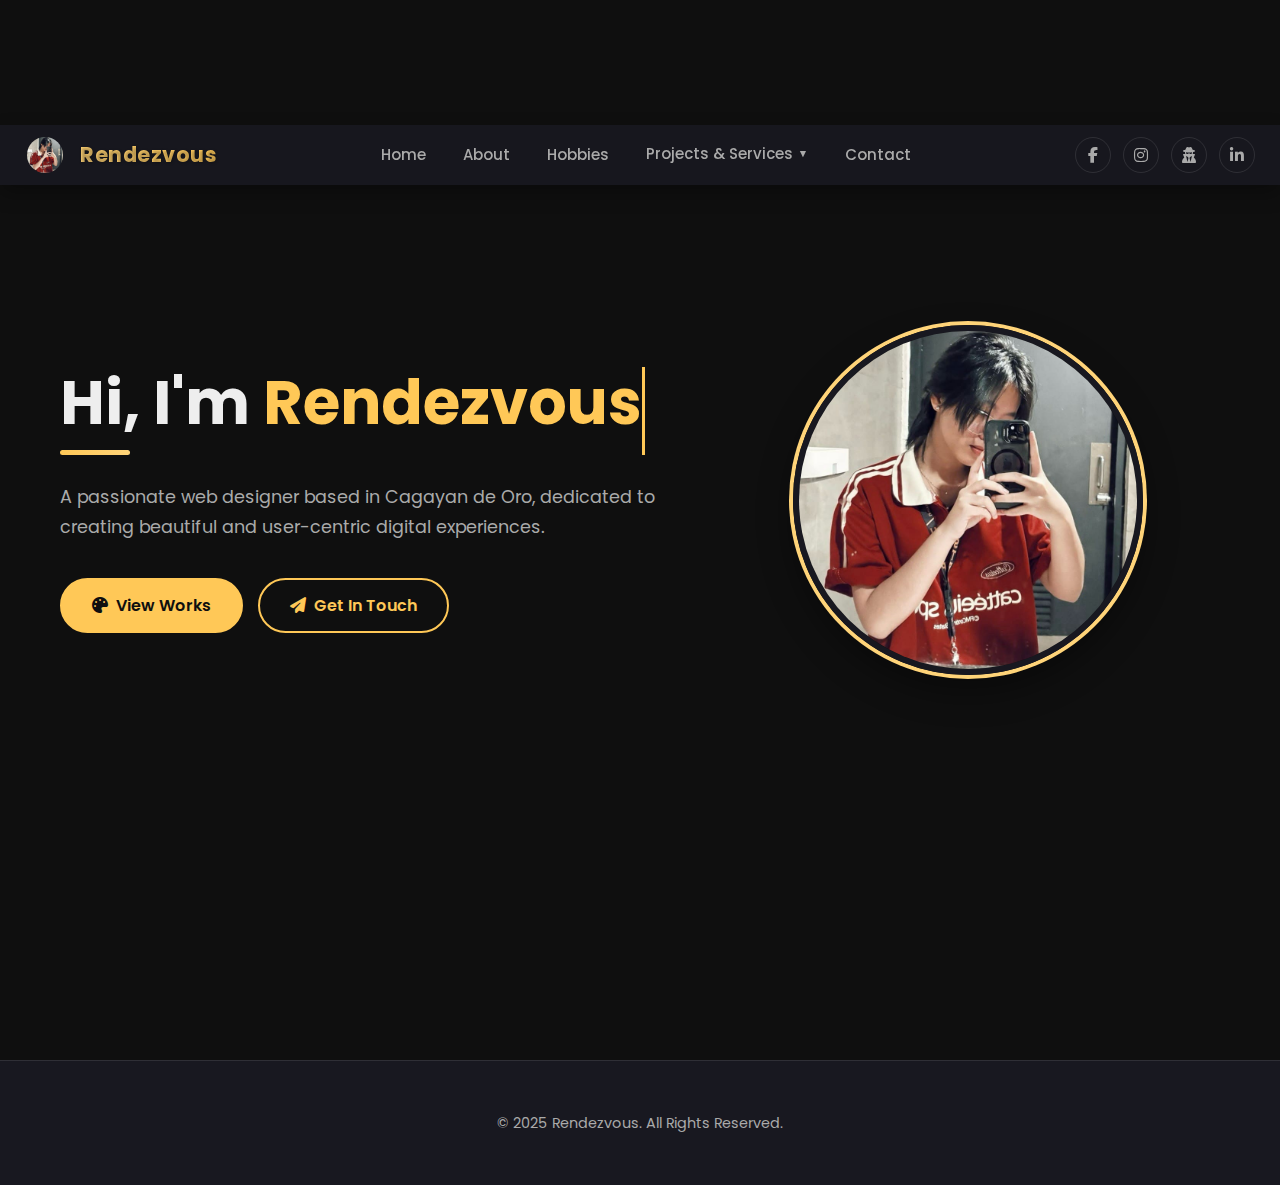
<file: index.html>
<!DOCTYPE html>
<html lang="en">
<head>
  <meta charset="UTF-8">
  <meta name="viewport" content="width=device-width, initial-scale=1.0">
  <title>Rendezvous</title>
  <link rel="icon" href="images/favicon.ico" type="image/x-icon">
  <link rel="stylesheet" href="https://cdnjs.cloudflare.com/ajax/libs/font-awesome/6.4.0/css/all.min.css">
  <link rel="stylesheet" href="styles.css">
</head>
<body>

<!-- Mobile Navigation Sidebar -->
<div id="overlay" class="overlay" onclick="closeSidebar()" title="Close menu" aria-hidden="true"></div>
<aside id="sidebar" class="sidebar" role="navigation" aria-label="Mobile Navigation" aria-hidden="true"> 
  <button class="sidebar-close" onclick="closeSidebar()" aria-label="Close Menu" title="Close Menu">
    <i class="fa-solid fa-xmark"></i>
  </button>
  <div>
    <!-- Profile section in sidebar -->
    <div class="profile">
      <img src="images/ren.jpg" alt="Rendezvous">
      <h2>Rendezvous</h2>
      <p>Creative Web Designer</p>
    </div>

    <!-- Mobile navigation links -->
    <nav class="mobile-nav">
      <a id="home-mobile" href="#home" onclick="showSection('home'); closeSidebar();"><i class="fa-solid fa-house-chimney"></i> Home</a>
      <a id="about-mobile" href="#about" onclick="showSection('about'); closeSidebar();"><i class="fa-solid fa-address-card"></i> About</a>
      <a id="hobbies-mobile" href="#hobbies" onclick="showSection('hobbies'); closeSidebar();"><i class="fa-solid fa-gamepad"></i> Hobbies</a>

      <!-- Dropdown for Projects & Services in mobile menu -->
      <button class="dropdown-btn" id="works-dropdown-mobile" aria-controls="works-container-mobile" aria-expanded="false">
        <i class="fa-solid fa-briefcase"></i> Projects & Services <span class="chevron" aria-hidden="true">▼</span>
      </button>
      <div class="dropdown-container" id="works-container-mobile" role="region" aria-labelledby="works-dropdown-mobile">
        <a id="webdesign-mobile" href="#webdesign" onclick="showSection('webdesign'); closeSidebar();">Web Design</a>
        <a id="service-mobile" href="#service" onclick="showSection('service'); closeSidebar();">UI/UX Design Services</a>
      </div>

      <a id="contact-mobile" href="#contact" onclick="showSection('contact'); closeSidebar();"><i class="fa-solid fa-envelope"></i> Contact</a>
    </nav>
  </div>

  <!-- Social media links at bottom of sidebar -->
  <div class="bottom-icons">
    <a href="https://www.facebook.com/joeremychristie.ong" target="_blank" rel="noopener noreferrer" aria-label="Facebook" title="Facebook"><i class="fab fa-facebook-f"></i></a>
    <a href="https://www.instagram.com/rrendzvou" target="_blank" rel="noopener noreferrer" aria-label="Instagram" title="Instagram"><i class="fab fa-instagram"></i></a>
    <a href="https://tryhackme.com/p/seisshun" target="_blank" rel="noopener noreferrer" aria-label="TryHackMe" title="TryHackMe"><i class="fas fa-user-secret"></i></a>
    <a href="https://ph.linkedin.com/in/joeremyong2003" target="_blank" rel="noopener noreferrer" aria-label="LinkedIn" title="LinkedIn"><i class="fab fa-linkedin-in"></i></a>
  </div>
</aside>

<!-- Desktop Header Navigation -->
<header class="desktop-header" id="header" role="banner">
  <a href="#home" class="logo-container" onclick="showSection('home'); return false;" title="Go to Home" tabindex="0">
    <img src="images/ren.jpg" alt="Rendezvous">
    <h2>Rendezvous</h2>
  </a>

  <nav class="desktop-nav" role="navigation" aria-label="Main Navigation">
    <a id="home-link" href="#home" onclick="showSection('home'); return false;">Home</a>
    <a id="about-link" href="#about" onclick="showSection('about'); return false;">About</a>
    <a id="hobbies-link" href="#hobbies" onclick="showSection('hobbies'); return false;">Hobbies</a>
  
    <div class="desktop-dropdown" id="projects-services-dropdown">
      <button class="dropdown-trigger" onclick="toggleDesktopDropdown('projects-services-dropdown')" aria-controls="projects-services-content" aria-expanded="false">
        Projects & Services <span class="chevron" aria-hidden="true">▼</span>
      </button>
      <div class="desktop-dropdown-content" id="projects-services-content" role="region" aria-labelledby="projects-services-dropdown">
        <a id="webdesign-link" href="#webdesign" onclick="showSection('webdesign'); return false;">Web Design</a>
        <a id="uiux-link" href="#service" onclick="showSection('service'); return false;">UI/UX Design Services</a>
      </div>
    </div>
  
    <a id="contact-link" href="#contact" onclick="showSection('contact'); return false;">Contact</a>
  </nav>  

  <!-- Social media icons in header -->
  <div class="social-icons">
    <a href="https://www.facebook.com/joeremychristie.ong" target="_blank" rel="noopener noreferrer" aria-label="Facebook" title="Facebook"><i class="fab fa-facebook-f"></i></a>
    <a href="https://www.instagram.com/rrendzvou" target="_blank" rel="noopener noreferrer" aria-label="Instagram" title="Instagram"><i class="fab fa-instagram"></i></a>
    <a href="https://tryhackme.com/p/seisshun" target="_blank" rel="noopener noreferrer" aria-label="TryHackMe" title="TryHackMe"><i class="fas fa-user-secret"></i></a>
    <a href="https://ph.linkedin.com/in/joeremyong2003" target="_blank" rel="noopener noreferrer" aria-label="LinkedIn" title="LinkedIn"><i class="fab fa-linkedin-in"></i></a>
  </div>

  <!-- Mobile menu toggle button -->
  <button class="toggle-btn" onclick="openSidebar()" aria-label="Open Menu" title="Open Menu" aria-controls="sidebar" aria-expanded="false">
    <i class="fa-solid fa-bars"></i>
  </button>
</header>

<main class="main" id="main-content" role="main">

  <!-- HOME SECTION -->
  <section id="home" class="section active container" role="region" aria-labelledby="home-heading">
    <div class="hero">
      <div class="hero-content">
        <h1 id="home-heading" class="typewriter">Hi, I'm <span>Rendezvous</span></h1>
        <p>A passionate web designer based in Cagayan de Oro, dedicated to creating beautiful and user-centric digital experiences.</p>
        <div class="hero-btns">
          <a href="#webdesign" onclick="showSection('webdesign'); return false;" class="btn"><i class="fa-solid fa-palette"></i> View Works</a>
          <a href="#contact" onclick="showSection('contact'); return false;" class="btn btn-outline"><i class="fa-solid fa-paper-plane"></i> Get In Touch</a>
        </div>
      </div>
      <div class="hero-image">
        <img src="images/ren.jpg" alt="Rendezvous stylized R logo">
      </div>
    </div>
  </section>

  <!-- ABOUT SECTION -->
  <section id="about" class="section container" role="region" aria-labelledby="about-heading">
    <h1 id="about-heading">About Me</h1>
    <div class="about-container">
      <div class="about-image">
        <img src="images/ren-about.jpg" alt="Placeholder image representing Rendezvous working on a project" loading="lazy">
      </div>
      <div class="about-content">
        <h3>Rendezvous | Joeremy Christie Ong</h3>
        <p>Hello! I am Rendezvous, a creative technologist from Cagayan de Oro, Philippines.</p>
        <p>I'm a passionate web designer, aspiring to be officially a UI/UX Designer. My journey began with a fascination for how websites looked and worked, which quickly evolved into a deeper passion for crafting elegant user interfaces.</p>
        <p>I thrive on transforming complex ideas into intuitive, engaging, and visually appealing web solutions. I believe that the best digital products seamlessly integrate aesthetics and functionality to create memorable user experiences.</p>
        <p>When I'm not immersed in code or design tools, you might find me relaxing in Valorant, exploring the latest tech trends, or learning about cybersecurity.</p>
        <p>Let's collaborate and build something amazing together!</p>
      </div>
    </div>
  </section>

  <!-- HOBBIES SECTION -->
  <section id="hobbies" class="section container" role="region" aria-labelledby="hobbies-heading">
    <h1 id="hobbies-heading">Beyond the Screen</h1>
    <p>Work-life balance is key! Here's a glimpse into what fuels my creativity and keeps me energized outside of projects.</p>

    <div class="hobbies-container">
      <div class="hobby-card">
        <div class="hobby-img">
          <img src="images/val.png" alt="Placeholder image representing Valorant gameplay scene" loading="lazy">
        </div>
        <div class="hobby-content">
          <h3><i class="fa-solid fa-headset"></i> Gaming with Friends</h3>
          <p>I play Valorant with my friends as a way to relax and pass time during breaks. It's a fun way to unwind and catch up with friends while enjoying some friendly competition.</p>
        </div>
      </div>

      <div class="hobby-card">
        <div class="hobby-img">
          <img src="images/uiux.png" alt="Placeholder image representing cybersecurity code or terminal" loading="lazy">
        </div>
        <div class="hobby-content">
          <h3><i class="fa-solid fa-palette"></i> UI/UX Design Learning</h3>
          <p>I'm constantly expanding my knowledge in UI/UX design, studying design principles, user psychology, and keeping up with the latest trends to improve my craft and create better user experiences.</p>
        </div>
      </div>

      <div class="hobby-card">
        <div class="hobby-img">
          <img src="images/tryhackme.png" alt="Placeholder image representing cybersecurity projects" loading="lazy">
        </div>
        <div class="hobby-content">
          <h3><i class="fa-solid fa-shield-halved"></i> Cybersecurity Studies</h3>
          <p>I enjoy reading about cybersecurity topics and practicing on TryHackMe. It's fascinating to learn about security concepts, vulnerabilities, and defensive techniques in an interactive environment.</p>
        </div>
      </div>
    </div>
  </section>

  <!-- WEB DESIGN PORTFOLIO SECTION -->
  <section id="webdesign" class="section container" role="region" aria-labelledby="webdesign-heading">
    <h1 id="webdesign-heading">Web Design Showcase</h1>
    <p>Crafting user-friendly and visually appealing digital experiences. Here are some examples:</p>

    <div class="projects-grid">
      <div class="project-card">
        <div class="project-img">
          <img src="images/arctic.png" alt="Screenshot of Arctic Shakes" loading="lazy">
        </div>
        <div class="project-content">
          <h3>Arctic Shakes</h3>
          <p>A promotional e-commerce website for a cold beverages brand focused on refreshing milkshakes. It combines vibrant visual content, product descriptions, and contact features to create an engaging user experience.</p>
          <div class="project-tags">
            <span class="project-tag">HTML</span>
            <span class="project-tag">PHP</span>
            <span class="project-tag">CSS</span>
            <span class="project-tag">JavaScript</span>
            <span class="project-tag">MySQL</span>
            <span class="project-tag">Bootstrap / AOS / jQuery</span>
          </div>
          <div class="project-links">
            <a href="webdesign1.html"><i class="fas fa-external-link-alt"></i> View Details</a>
            <a href="https://github.com/rrendezvous/HEHE-i-didnt-upload-stuff-sa-github-sir" target="_blank" rel="noopener noreferrer"><i class="fab fa-github"></i> GitHub</a>
          </div>
        </div>
      </div>

      <div class="project-card">
        <div class="project-img">
          <img src="images/wiz.png" alt="Screenshot of Wizards" loading="lazy">
        </div>
        <div class="project-content">
          <h3>Wizards</h3>
          <p>A dedicated website for the senior high school students of Capitol University, providing a platform where students can access important information related to academics, extracurricular activities, and campus events.</p>
          <div class="project-tags">
            <span class="project-tag">HTML</span>
            <span class="project-tag">PHP</span>
            <span class="project-tag">CSS</span>
            <span class="project-tag">JavaScript</span>
            <span class="project-tag">Bootstrap / AOS / jQuery</span>
          </div>
          <div class="project-links">
            <a href="webdesign2.html"><i class="fas fa-external-link-alt"></i> View Details</a>
            <a href="https://github.com/rrendezvous/HEHE-i-didnt-upload-stuff-sa-github-sir" target="_blank" rel="noopener noreferrer"><i class="fab fa-github"></i> GitHub</a>
          </div>
        </div>
      </div>

      <div class="project-card">
        <div class="project-img">
          <img src="images/figma.png" alt="Screenshot of Laundry Management System" loading="lazy">
        </div>
        <div class="project-content">
          <h3>Laundry Shop Management System</h3>
          <p>A streamlined system designed for laundry businesses, featuring order tracking, customer notifications, user accounts, and automated payment management. The prototype showcases intuitive interfaces for both staff and customers to manage and monitor laundry orders efficiently.</p>
          <div class="project-tags">
            <span class="project-tag">Figma</span>
            <span class="project-tag">UI/UX Design</span>
            <span class="project-tag">Prototype</span>
          </div>
          <div class="project-links">
            <a href="webdesign3.html"><i class="fas fa-external-link-alt"></i> View Details</a>
            <a href="https://github.com/rrendezvous/HEHE-i-didnt-upload-stuff-sa-github-sir" target="_blank" rel="noopener noreferrer"><i class="fab fa-github"></i> GitHub</a>
          </div>
        </div>
      </div>
    </div>
  </section>

  <!-- SERVICES SECTION -->
  <section id="service" class="section container" role="region" aria-labelledby="service-heading">
    <h1 id="service-heading">UI/UX Design Services</h1>
    <p>Crafting exceptional digital experiences through thoughtful design and innovative solutions that connect brands with their audiences.</p>

    <div class="services-container">
        <div class="service-card">
            <div class="service-header">
                <div class="service-icon">
                    <i class="fas fa-paint-brush"></i>
                </div>
                <div class="service-title">
                    <h3>Complete UI Design</h3>
                    <div class="service-subtitle">From Vision to Visual Masterpiece.</div>
                </div>
            </div>
            
            <p class="service-description">
              Bring your ideas to life with thoughtful, user-centered designs rooted in both beauty and function. I help bridge your brand's message with modern design systems that feel good to use — not just look good.
            </p>

            <div class="service-features">
                <h4>What's Included:</h4>
                <ul class="features-list">
                    <li>Custom wireframes to high-fidelity mockups</li>
                    <li>Tailored UI kits and design systems</li>
                    <li>Responsive designs for all screen sizes</li>
                    <li>Prototyping with real user flow in mind</li>
                    <li>Developer-friendly design handoff</li>
                </ul>
            </div>

            <div class="service-pricing">
                <div class="pricing-info">
                    <div class="price-label">Project Based</div>
                    <div class="price-value">From ₱5,000.00</div>
                </div>
                <div class="price-badge">Popular</div>
            </div>

            <a href="#contact" onclick="showSection('contact'); return false;" class="btn">
                <i class="fas fa-rocket"></i> Start Your Project
            </a>
        </div>

        <div class="service-card">
            <div class="service-header">
                <div class="service-icon">
                    <i class="fas fa-code"></i>
                </div>
                <div class="service-title">
                    <h3>Frontend Development</h3>
                    <div class="service-subtitle">Where Design Meets Code.</div>
                </div>
            </div>
            
            <p class="service-description">
              I build interfaces that don’t just look great — they work great. Whether you're aiming for smooth animations, lightning-fast performance, or seamless responsiveness, I’ll turn your design into a production-ready front-end.
            </p>

            <div class="service-features">
                <h4>What's Included:</h4>
                <ul class="features-list">
                    <li>Semantic HTML5, modern CSS3, and JavaScript</li>
                    <li>Responsive and mobile-first layouts</li>
                    <li>Performance optimization</li>
                    <li>Mobile-first implementation</li>
                    <li>Git-based version control</li>
                </ul>
            </div>

            <div class="service-pricing">
                <div class="pricing-info">
                    <div class="price-label">Project Based</div>
                    <div class="price-value">From ₱10,000.00</div>
                </div>
                <div class="price-badge">Pro</div>
            </div>

            <a href="#contact" onclick="showSection('contact'); return false;" class="btn">
                <i class="fas fa-code"></i> Build Together
            </a>
        </div>
    </div>
</section>

  <!-- CONTACT SECTION -->
  <section id="contact" class="section" role="region" aria-labelledby="contact-heading">
    <div class="container">
      <div class="section-header">
        <h2 id="contact-heading">Let's Connect</h2>
        <div class="header-underline"></div>
        <p class="section-intro">Curious about design, tech, or building better digital experiences? <br> Let’s connect and create something people love to use.</p>
      </div>
  
      <div class="contact-container">
        <div class="contact-info">
          <div class="info-card">
            <p class="info-intro">I'm currently available for freelance projects and always open to discussing new ideas. Reach out using the form or contact me directly through these channels:</p>
  
            <div class="contact-item">
              <div class="contact-icon">
                <i class="fas fa-envelope"></i>
              </div>
              <div class="contact-text">
                <h4>Email</h4>
                <p><a href="mailto:joeremychrst@gmail.com" title="Send an email">joeremychrst@gmail.com</a></p>
              </div>
            </div>
  
            <div class="contact-item">
              <div class="contact-icon">
                <i class="fas fa-phone-alt"></i>
              </div>
              <div class="contact-text">
                <h4>Phone</h4>
                <p><a href="tel:+639177704782" title="Call me">+63 917 770 4782</a></p>
              </div>
            </div>
  
            <div class="contact-item">
              <div class="contact-icon">
                <i class="fas fa-map-marker-alt"></i>
              </div>
              <div class="contact-text">
                <h4>Location</h4>
                <p>Cagayan de Oro, Philippines</p>
              </div>
            </div>
            
            <div class="social-links">
              <a href="https://github.com/rrendezvous" class="social-icon" aria-label="GitHub" title="GitHub" target="_blank" rel="noopener noreferrer"><i class="fab fa-github"></i></a>
              <a href="https://dribbble.com/shiroirokuro" class="social-icon" aria-label="Dribbble" title="Dribbble" target="_blank" rel="noopener noreferrer"><i class="fab fa-dribbble"></i></a>
              <a href="https://www.behance.net/zerothezero" class="social-icon" aria-label="Behance" title="Behance" target="_blank" rel="noopener noreferrer"><i class="fab fa-behance"></i></a>
              <a href="https://x.com/ymereoj" class="social-icon" aria-label="Twitter" title="Twitter" target="_blank" rel="noopener noreferrer"><i class="fab fa-twitter"></i></a>
            </div>            
          </div>
        </div>
  
        <div class="contact-form">
          <div class="form-container">
            <h3 class="form-title">Send me a message</h3>
            
            <form action="#" method="POST" id="contactForm" novalidate>
              <div class="input-row">
                <div class="input-group">
                  <label for="name">Your Name</label>
                  <div class="input-wrapper">
                    <i class="fas fa-user input-icon"></i>
                    <input type="text" id="name" name="name" placeholder="Juan Dela Cruz" required minlength="2">
                  </div>
                </div>
  
                <div class="input-group">
                  <label for="email">Your Email</label>
                  <div class="input-wrapper">
                    <i class="fas fa-at input-icon"></i>
                    <input type="email" id="email" name="email" placeholder="juan.d.cruz@email.com" required>
                  </div>
                </div>
              </div>
  
              <div class="input-group">
                <label for="subject">Subject</label>
                <div class="input-wrapper">
                  <i class="fas fa-heading input-icon"></i>
                  <input type="text" id="subject" name="subject" placeholder="Project Inquiry" required>
                </div>
              </div>
  
              <div class="input-group">
                <label for="message">Your Message</label>
                <div class="input-wrapper">
                  <i class="fas fa-comment-alt input-icon textarea-icon"></i>
                  <textarea id="message" name="message" placeholder="Tell me about your project or question..." required minlength="10" rows="5"></textarea>
                </div>
              </div>
  
              <div class="form-footer">
                <div class="form-submit-container">
                  <button type="submit" class="submit-btn">
                    <span>Send Message</span>
                    <i class="fas fa-paper-plane"></i>
                  </button>
                  <div id="form-status" aria-live="polite"></div>
                </div>
              </div>
            </form>
          </div>
        </div>
      </div>
    </div>
  </section>
</main>

<!-- Footer -->
<footer>
  <div class="footer-content">
    <div class="copyright">
      &copy; 2025 Rendezvous. All Rights Reserved.
    </div>
  </div>
</footer>

<button id="back-to-top" title="Back to Top" aria-label="Scroll back to top">
  <i class="fa-solid fa-arrow-up"></i>
</button>

<script src="script.js"></script>
</body>
</html>
</file>
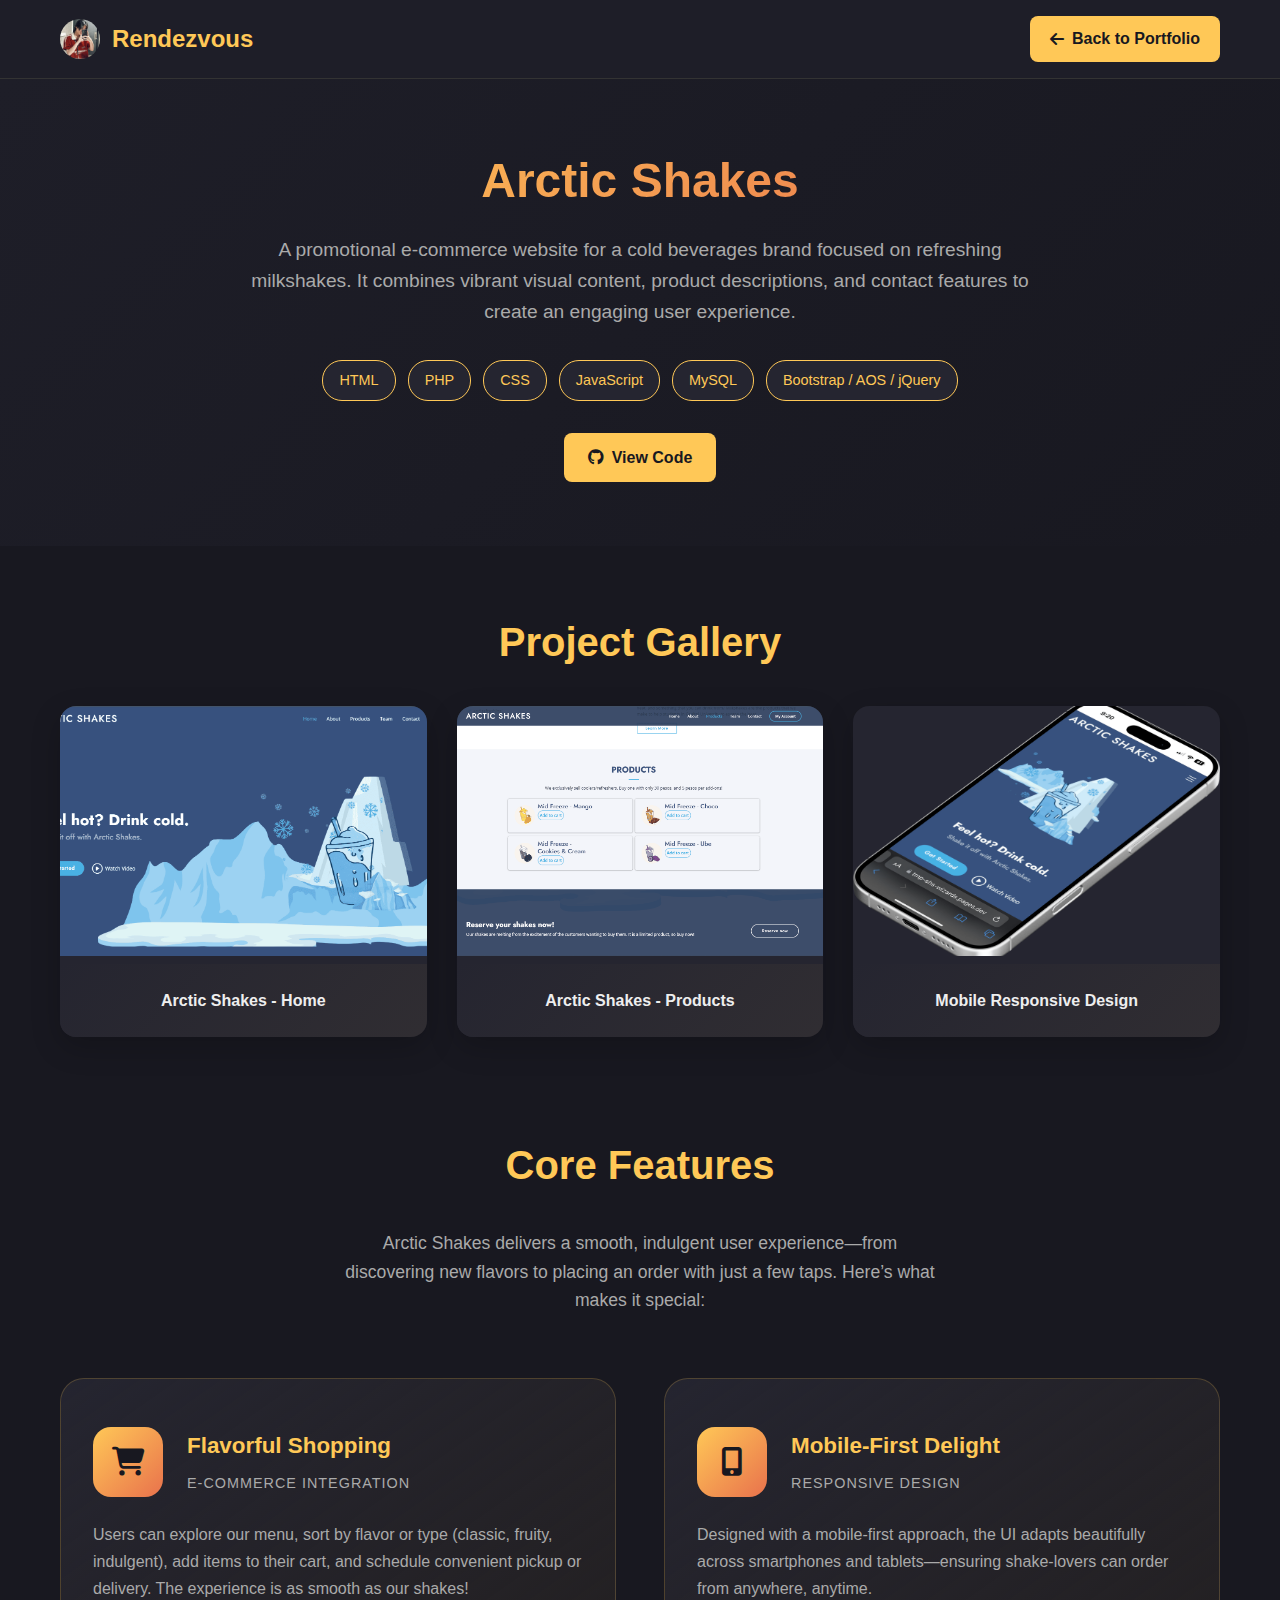
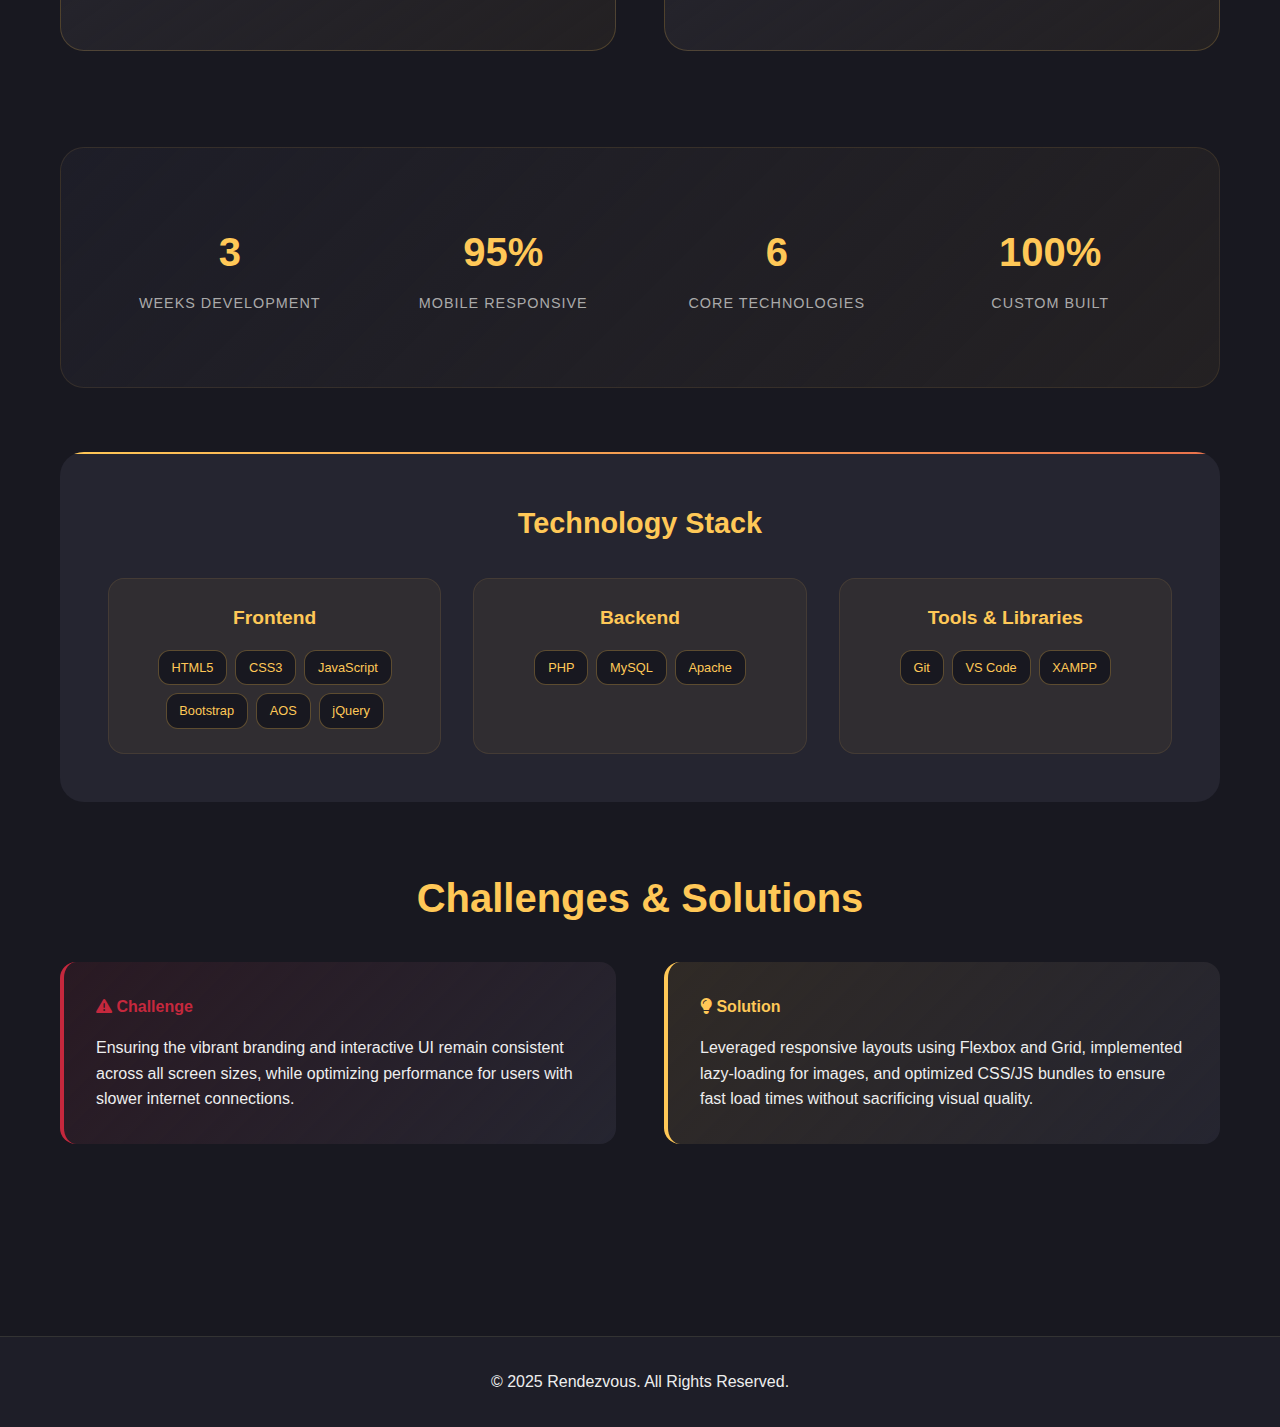
<file: webdesign1.html>
<!DOCTYPE html>
<html lang="en">
<head>
  <meta charset="UTF-8">
  <meta name="viewport" content="width=device-width, initial-scale=1.0">
  <title>Arctic Shakes | Rendezvous</title>
  <link rel="icon" href="images/favicon.ico" type="image/x-icon">
  <link rel="stylesheet" href="https://cdnjs.cloudflare.com/ajax/libs/font-awesome/6.4.0/css/all.min.css">
  <link rel="stylesheet" href="stylesdetails.css">
</head>
<body>
  <!-- Header section with logo and back navigation -->
  <header class="header">
    <div class="container">
      <div class="header-content">
        <a href="index.html" class="logo">
          <img src="images/ren.jpg" alt="Rendezvous">
          <h2>Rendezvous</h2>
        </a>
        <a href="index.html#webdesign" class="back-btn">
          <i class="fas fa-arrow-left"></i>
          Back to Portfolio
        </a>
      </div>
    </div>
  </header>

  <!-- Hero section with project title and overview -->
  <section class="hero">
    <div class="container">
      <div class="hero-content">
        <h1>Arctic Shakes</h1>
        <p>A promotional e-commerce website for a cold beverages brand focused on refreshing milkshakes. It combines vibrant visual content, product descriptions, and contact features to create an engaging user experience.</p>
        
        <div class="project-tags">
          <span class="project-tag">HTML</span>
          <span class="project-tag">PHP</span>
          <span class="project-tag">CSS</span>
          <span class="project-tag">JavaScript</span>
          <span class="project-tag">MySQL</span>
          <span class="project-tag">Bootstrap / AOS / jQuery</span>
        </div>

        <div class="project-links">
          <a href="https://github.com/rrendezvous/HEHE-i-didnt-upload-stuff-sa-github-sir" class="btn" target="_blank">
            <i class="fab fa-github"></i>
            View Code
          </a>
        </div>
      </div>
    </div>
  </section>

  <main class="main-content">
    <div class="container">
      
      <!-- Project gallery section -->
      <section class="section">
        <h2>Project Gallery</h2>
        <div class="project-gallery">
          <div class="gallery-item">
            <img src="images/arctic.png" alt="Arctic Shakes - Home">
            <div class="gallery-caption">Arctic Shakes - Home</div>
          </div>          
          <div class="gallery-item">
            <img src="images/arc2.png" alt="Shopping Experience">
            <div class="gallery-caption">Arctic Shakes - Products</div>
          </div>
          <div class="gallery-item">
            <img src="images/arcmob.png" alt="Arctic Shakes - Mobile Experience">
            <div class="gallery-caption">Mobile Responsive Design</div>
          </div>
        </div>
      </section>

      <!-- Project features section -->
      <section class="section">
        <div class="features-hero">
          <h2>Core Features</h2>
          <p>Arctic Shakes delivers a smooth, indulgent user experience—from discovering new flavors to placing an order with just a few taps. Here’s what makes it special:</p>
        </div>
        
        <div class="features-container">
          <div class="feature-card">
            <div class="feature-header">
              <div class="feature-icon">
                <i class="fas fa-shopping-cart"></i>
              </div>
              <div class="feature-title">
                <h3>Flavorful Shopping</h3>
                <div class="feature-subtitle">E-Commerce Integration</div>
              </div>
            </div>
            <p class="feature-description">
              Users can explore our menu, sort by flavor or type (classic, fruity, indulgent), add items to their cart, and schedule convenient pickup or delivery. The experience is as smooth as our shakes!
            </p>
          </div>
          
          <div class="feature-card">
            <div class="feature-header">
              <div class="feature-icon">
                <i class="fas fa-mobile-alt"></i>
              </div>
              <div class="feature-title">
                <h3>Mobile-First Delight</h3>
                <div class="feature-subtitle">Responsive Design</div>
              </div>
            </div>
            <p class="feature-description">
              Designed with a mobile-first approach, the UI adapts beautifully across smartphones and tablets—ensuring shake-lovers can order from anywhere, anytime.
            </p>
          </div>
          
        </div>
      </section>

      <!-- Project stats section -->
      <section class="project-stats">
        <div class="stats-grid">
          <div class="stat-item">
            <span class="stat-number">3</span>
            <div class="stat-label">Weeks Development</div>
          </div>
          <div class="stat-item">
            <span class="stat-number">95%</span>
            <div class="stat-label">Mobile Responsive</div>
          </div>
          <div class="stat-item">
            <span class="stat-number">6</span>
            <div class="stat-label">Core Technologies</div>
          </div>
          <div class="stat-item">
            <span class="stat-number">100%</span>
            <div class="stat-label">Custom Built</div>
          </div>
        </div>
      </section>

      <!-- Project tech stack section -->
      <section class="tech-showcase">
        <h3>Technology Stack</h3>
        <div class="tech-categories">
          <div class="tech-category">
            <h4>Frontend</h4>
            <div class="tech-tags">
              <span class="tech-tag">HTML5</span>
              <span class="tech-tag">CSS3</span>
              <span class="tech-tag">JavaScript</span>
              <span class="tech-tag">Bootstrap</span>
              <span class="tech-tag">AOS</span>
              <span class="tech-tag">jQuery</span>
            </div>
          </div>
          <div class="tech-category">
            <h4>Backend</h4>
            <div class="tech-tags">
              <span class="tech-tag">PHP</span>
              <span class="tech-tag">MySQL</span>
              <span class="tech-tag">Apache</span>
            </div>
          </div>
          <div class="tech-category">
            <h4>Tools & Libraries</h4>
            <div class="tech-tags">
              <span class="tech-tag">Git</span>
              <span class="tech-tag">VS Code</span>
              <span class="tech-tag">XAMPP</span>
            </div>
          </div>
        </div>
      </section>

      <!-- Project challenges and solutions section -->
      <section class="section challenges-section">
        <h2>Challenges & Solutions</h2>
        <div class="challenge-solution">
          <div class="challenge-card">
            <h4><i class="fas fa-exclamation-triangle"></i> Challenge</h4>
            <p>Ensuring the vibrant branding and interactive UI remain consistent across all screen sizes, while optimizing performance for users with slower internet connections.</p>
          </div>
          <div class="solution-card">
            <h4><i class="fas fa-lightbulb"></i> Solution</h4>
            <p>Leveraged responsive layouts using Flexbox and Grid, implemented lazy-loading for images, and optimized CSS/JS bundles to ensure fast load times without sacrificing visual quality.</p>
          </div>
        </div>
      </section>
    </div>
  </main>

  <!-- Footer -->
  <footer class="footer">
    <div class="container">
      <p>&copy; 2025 Rendezvous. All Rights Reserved.</p>
    </div>
  </footer>
</body>
</html>
</file>
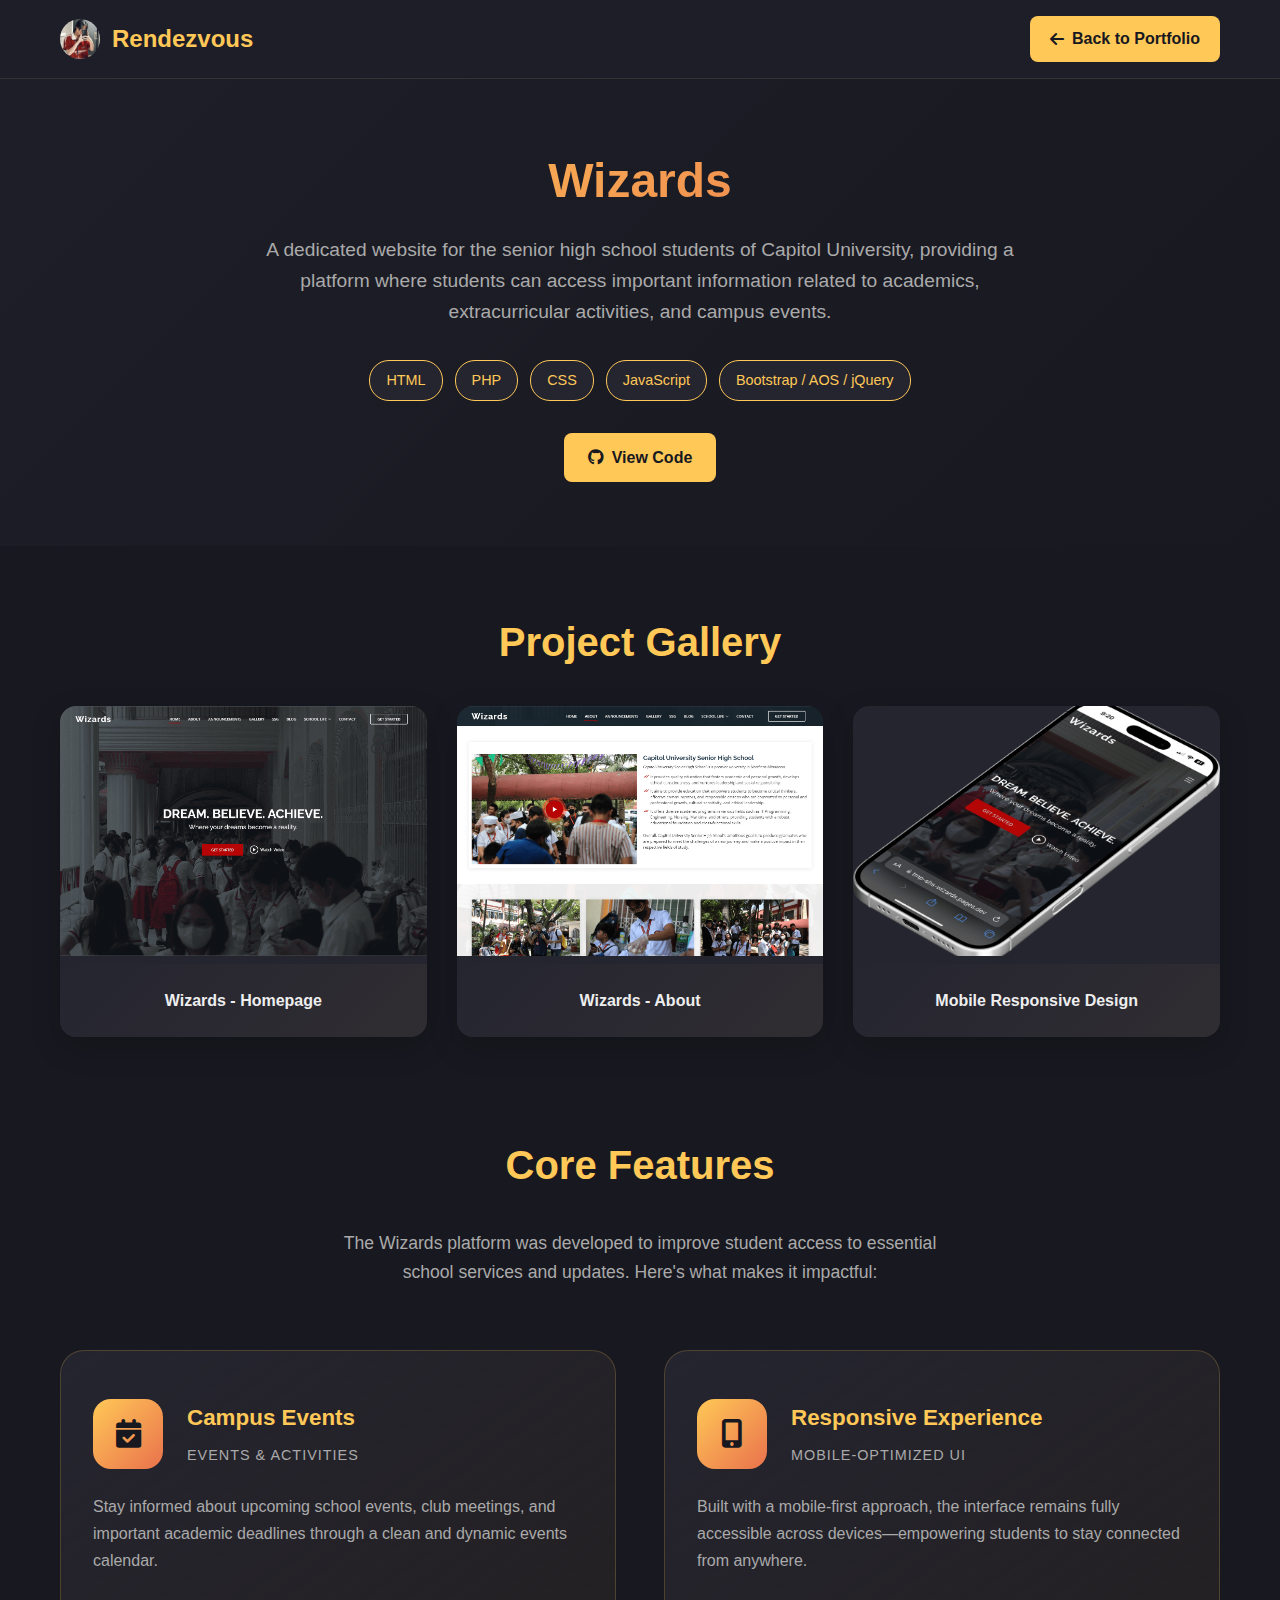
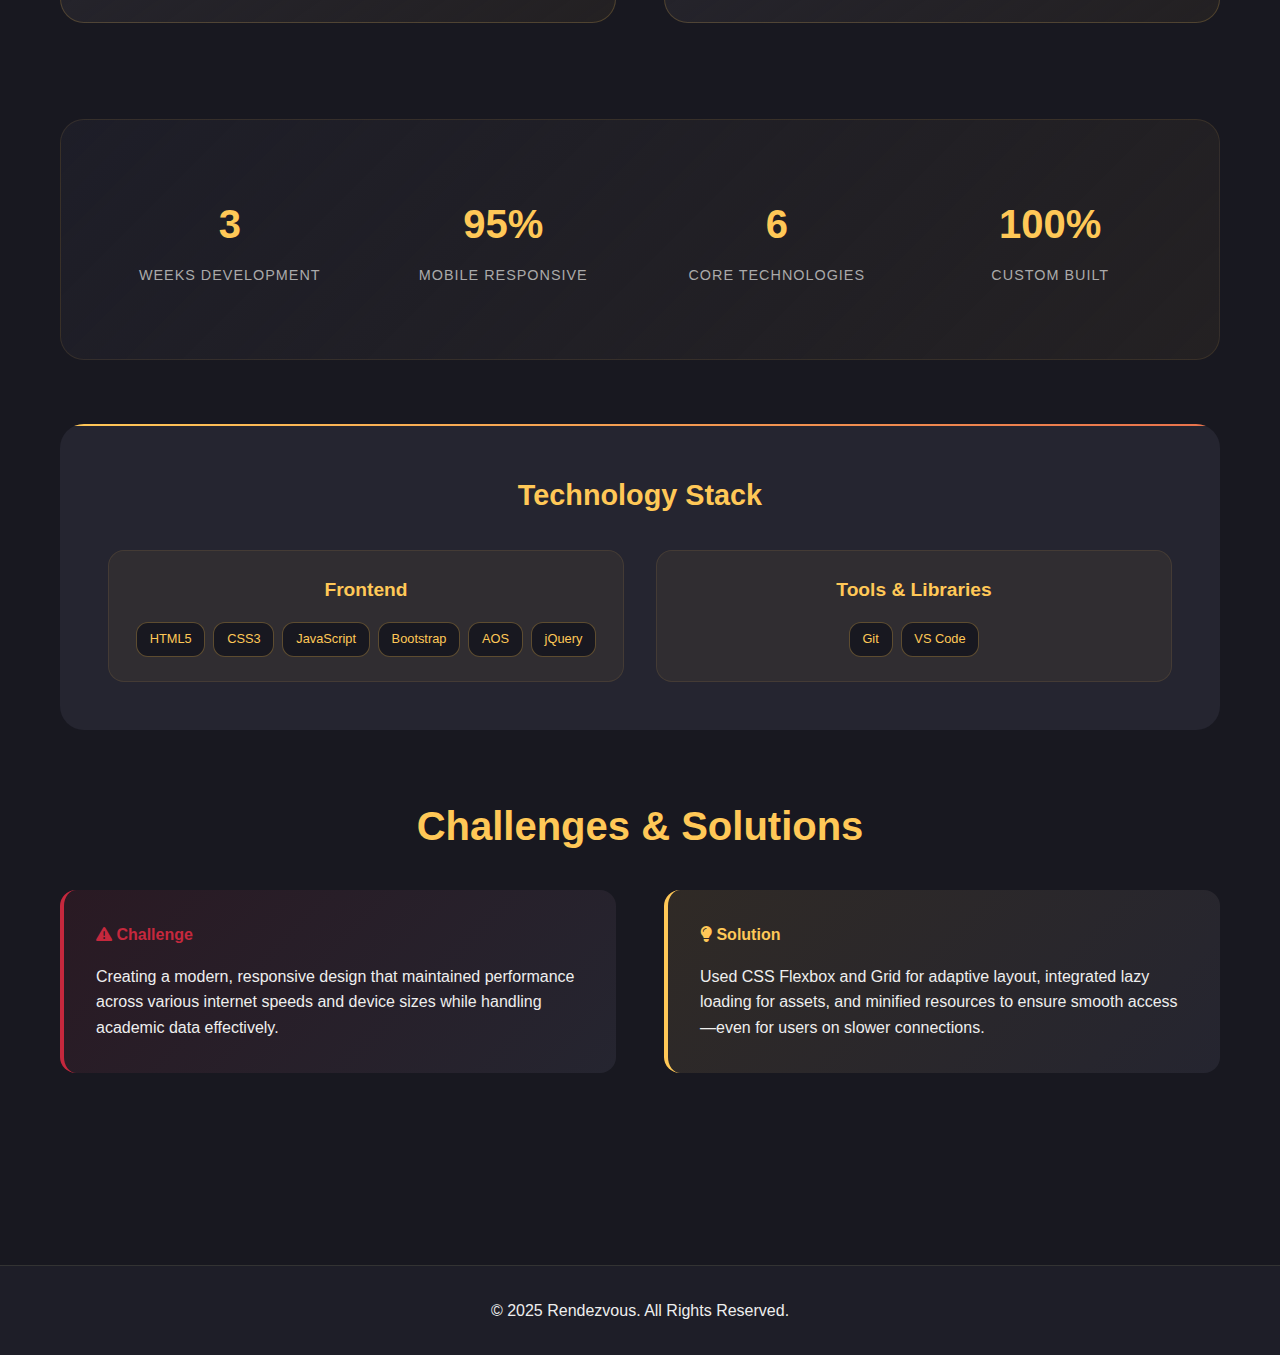
<file: webdesign2.html>
<!DOCTYPE html>
<html lang="en">
<head>
  <meta charset="UTF-8">
  <meta name="viewport" content="width=device-width, initial-scale=1.0">
  <title>Wizards | Rendezvous</title>
  <link rel="icon" href="images/favicon.ico" type="image/x-icon">
  <link rel="stylesheet" href="https://cdnjs.cloudflare.com/ajax/libs/font-awesome/6.4.0/css/all.min.css">
  <link rel="stylesheet" href="stylesdetails.css">
</head>
<body>
  <!-- Header section with logo and back navigation -->
  <header class="header">
    <div class="container">
      <div class="header-content">
        <a href="index.html" class="logo">
          <img src="images/ren.jpg" alt="Rendezvous">
          <h2>Rendezvous</h2>
        </a>
        <a href="index.html#webdesign" class="back-btn">
          <i class="fas fa-arrow-left"></i>
          Back to Portfolio
        </a>
      </div>
    </div>
  </header>

  <!-- Hero section with project title and overview -->
  <section class="hero">
    <div class="container">
      <div class="hero-content">
        <h1>Wizards</h1>
        <p>A dedicated website for the senior high school students of Capitol University, providing a platform where students can access important information related to academics, extracurricular activities, and campus events.</p>
        
        <div class="project-tags">
          <span class="project-tag">HTML</span>
          <span class="project-tag">PHP</span>
          <span class="project-tag">CSS</span>
          <span class="project-tag">JavaScript</span>
          <span class="project-tag">Bootstrap / AOS / jQuery</span>
        </div>

        <div class="project-links">
          <a href="https://github.com/rrendezvous/HEHE-i-didnt-upload-stuff-sa-github-sir" class="btn" target="_blank">
            <i class="fab fa-github"></i>
            View Code
          </a>
        </div>
      </div>
    </div>
  </section>

  <main class="main-content">
    <div class="container">
      
      <!-- Project gallery section -->
      <section class="section">
        <h2>Project Gallery</h2>
        <div class="project-gallery">
          <div class="gallery-item">
            <img src="images/wiz.png" alt="Screenshot of Wizards Homepage">
            <div class="gallery-caption">Wizards - Homepage</div>
          </div>
          <div class="gallery-item">
            <img src="images/wiz2.png" alt="Screenshot of Wizards Homepage">
            <div class="gallery-caption">Wizards - About</div>
          </div>
          <div class="gallery-item">
            <img src="images/wizmob.png" alt="Screenshot of Wizards Homepage">
            <div class="gallery-caption">Mobile Responsive Design</div>
          </div>
        </div>
      </section>

      <!-- Project features section -->
      <section class="section">
        <div class="features-hero">
          <h2>Core Features</h2>
          <p>The Wizards platform was developed to improve student access to essential school services and updates. Here's what makes it impactful:</p>
        </div>
        
        <div class="features-container">
          <div class="feature-card">
            <div class="feature-header">
              <div class="feature-icon">
                <i class="fas fa-calendar-check"></i>
              </div>
              <div class="feature-title">
                <h3>Campus Events</h3>
                <div class="feature-subtitle">Events & Activities</div>
              </div>
            </div>
            <p class="feature-description">
              Stay informed about upcoming school events, club meetings, and important academic deadlines through a clean and dynamic events calendar.
            </p>
          </div>
          
          <div class="feature-card">
            <div class="feature-header">
              <div class="feature-icon">
                <i class="fas fa-mobile-alt"></i>
              </div>
              <div class="feature-title">
                <h3>Responsive Experience</h3>
                <div class="feature-subtitle">Mobile-Optimized UI</div>
              </div>
            </div>
            <p class="feature-description">
              Built with a mobile-first approach, the interface remains fully accessible across devices—empowering students to stay connected from anywhere.
            </p>
          </div>
          
        </div>
      </section>

      <!-- Project stats section -->
      <section class="project-stats">
        <div class="stats-grid">
          <div class="stat-item">
            <span class="stat-number">3</span>
            <div class="stat-label">Weeks Development</div>
          </div>
          <div class="stat-item">
            <span class="stat-number">95%</span>
            <div class="stat-label">Mobile Responsive</div>
          </div>
          <div class="stat-item">
            <span class="stat-number">6</span>
            <div class="stat-label">Core Technologies</div>
          </div>
          <div class="stat-item">
            <span class="stat-number">100%</span>
            <div class="stat-label">Custom Built</div>
          </div>
        </div>
      </section>

      <!-- Project tech stack section -->
      <section class="tech-showcase">
        <h3>Technology Stack</h3>
        <div class="tech-categories">
          <div class="tech-category">
            <h4>Frontend</h4>
            <div class="tech-tags">
              <span class="tech-tag">HTML5</span>
              <span class="tech-tag">CSS3</span>
              <span class="tech-tag">JavaScript</span>
              <span class="tech-tag">Bootstrap</span>
              <span class="tech-tag">AOS</span>
              <span class="tech-tag">jQuery</span>
            </div>
          </div>
          <div class="tech-category">
            <h4>Tools & Libraries</h4>
            <div class="tech-tags">
              <span class="tech-tag">Git</span>
              <span class="tech-tag">VS Code</span>
            </div>
          </div>
        </div>
      </section>

      <!-- Project challenges and solutions section -->
      <section class="section challenges-section">
        <h2>Challenges & Solutions</h2>
        <div class="challenge-solution">
          <div class="challenge-card">
            <h4><i class="fas fa-exclamation-triangle"></i> Challenge</h4>
            <p>Creating a modern, responsive design that maintained performance across various internet speeds and device sizes while handling academic data effectively.</p>
          </div>
          <div class="solution-card">
            <h4><i class="fas fa-lightbulb"></i> Solution</h4>
            <p>Used CSS Flexbox and Grid for adaptive layout, integrated lazy loading for assets, and minified resources to ensure smooth access—even for users on slower connections.</p>
          </div>
        </div>
      </section>
    </div>
  </main>

  <!-- Footer -->
  <footer class="footer">
    <div class="container">
      <p>&copy; 2025 Rendezvous. All Rights Reserved.</p>
    </div>
  </footer>
</body>
</html>
</file>
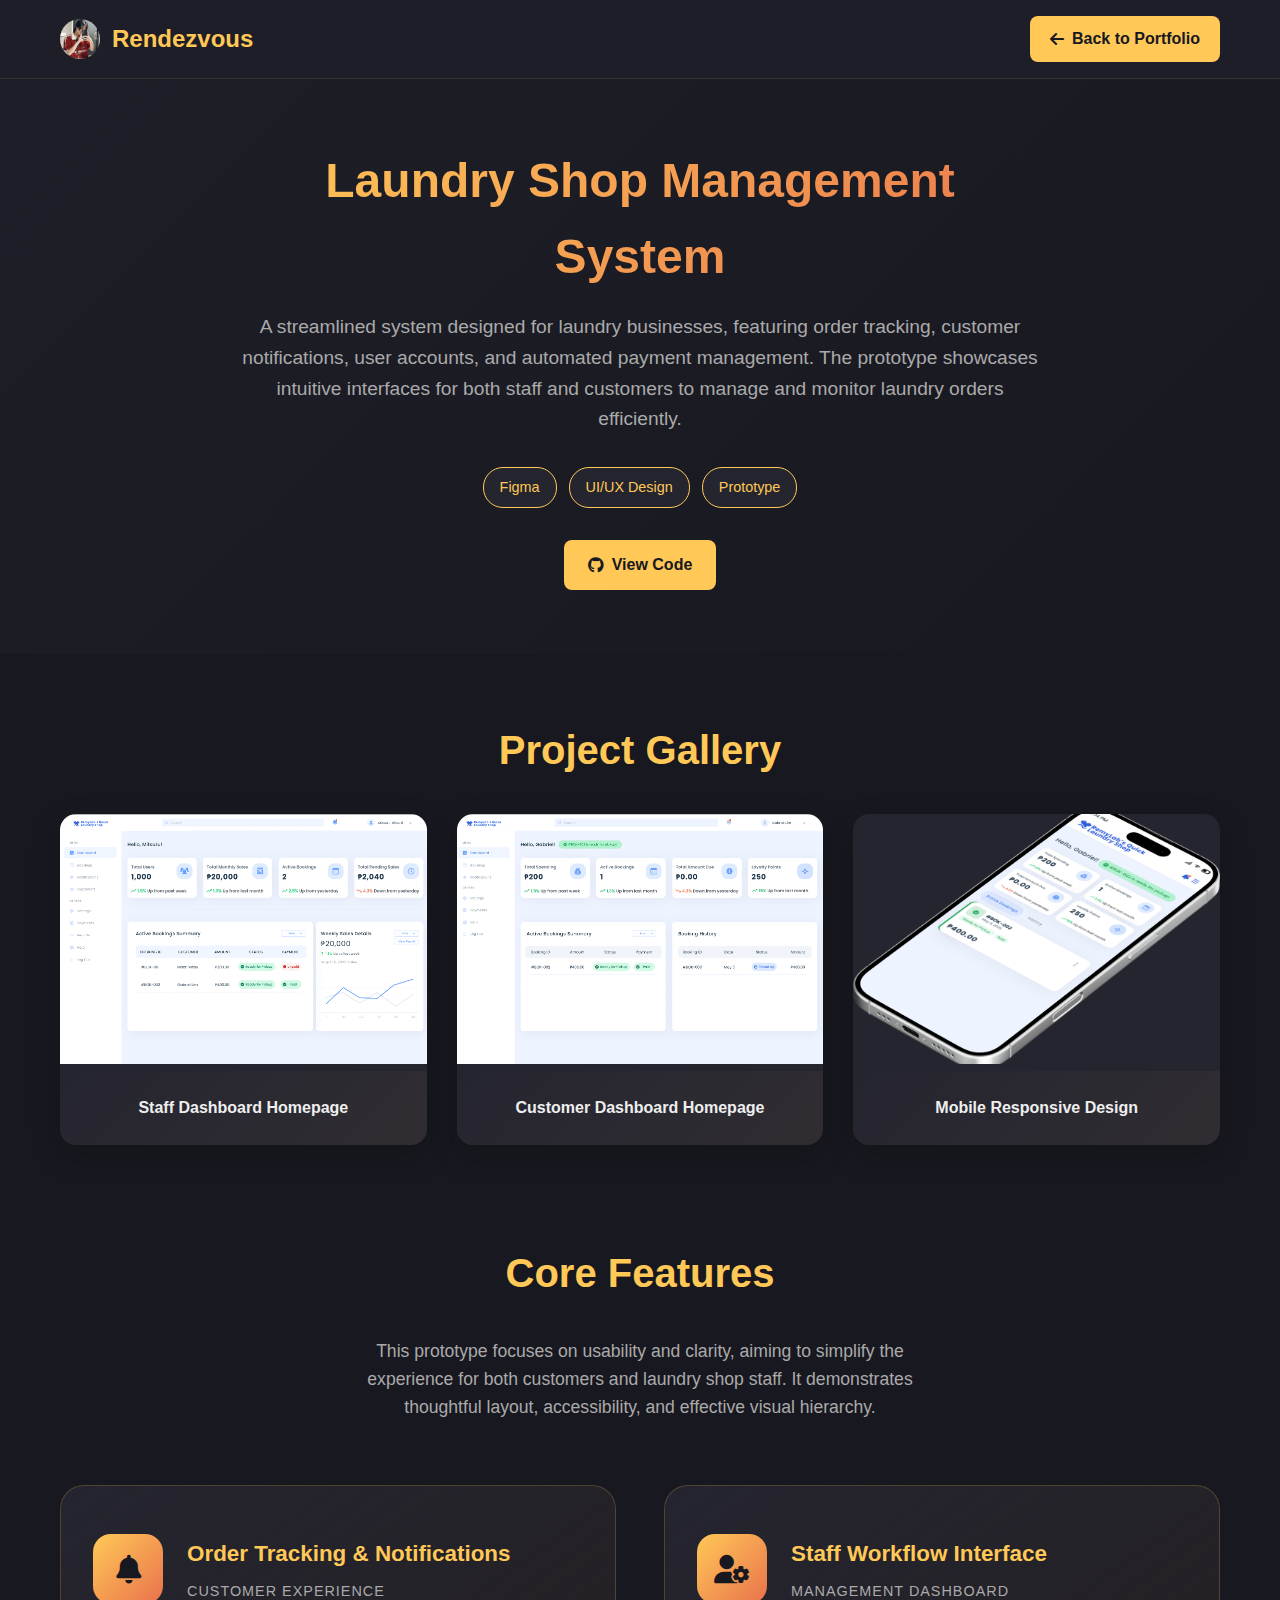
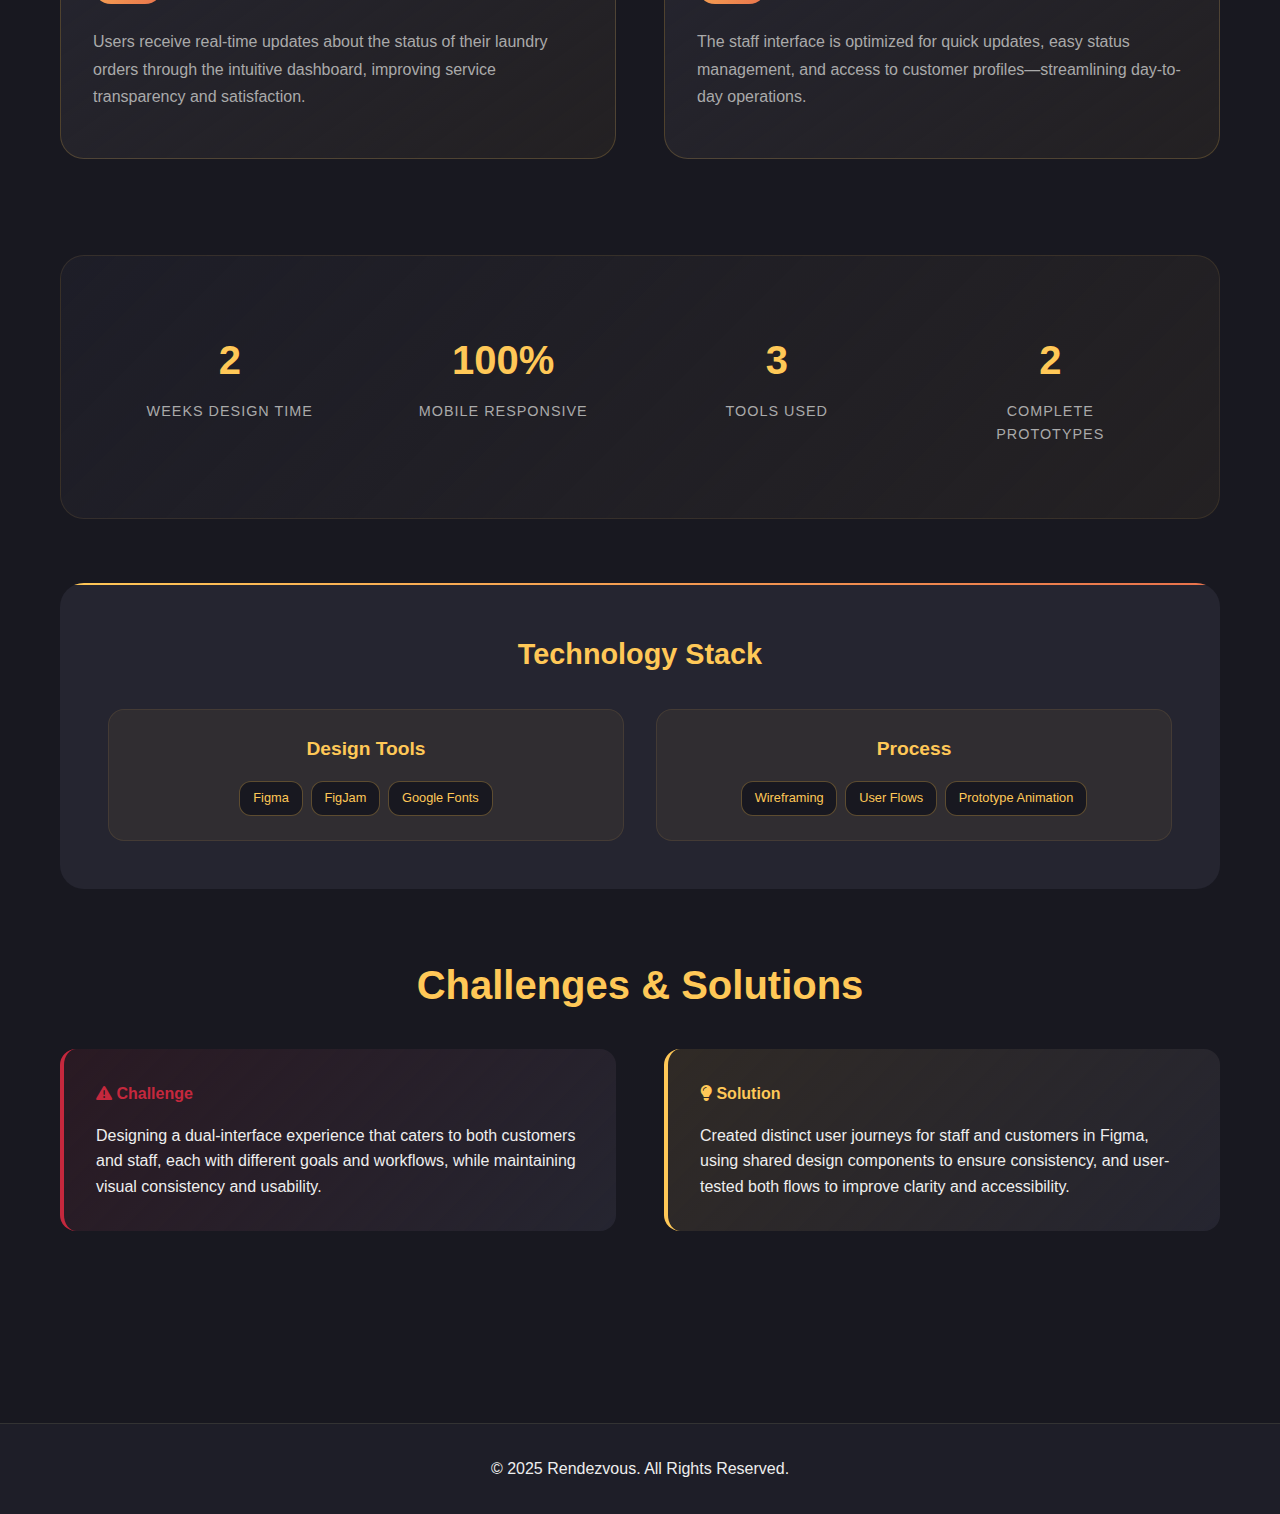
<file: webdesign3.html>
<!DOCTYPE html>
<html lang="en">
<head>
  <meta charset="UTF-8">
  <meta name="viewport" content="width=device-width, initial-scale=1.0">
  <title>Laundry Shop Management System | Rendezvous</title>
  <link rel="icon" href="images/favicon.ico" type="image/x-icon">
  <link rel="stylesheet" href="https://cdnjs.cloudflare.com/ajax/libs/font-awesome/6.4.0/css/all.min.css">
  <link rel="stylesheet" href="stylesdetails.css">
</head>
<body>
  <!-- Header section with logo and back navigation -->
  <header class="header">
    <div class="container">
      <div class="header-content">
        <a href="index.html" class="logo">
          <img src="images/ren.jpg" alt="Rendezvous">
          <h2>Rendezvous</h2>
        </a>
        <a href="index.html#webdesign" class="back-btn">
          <i class="fas fa-arrow-left"></i>
          Back to Portfolio
        </a>
      </div>
    </div>
  </header>

  <!-- Hero section with project title and overview -->
  <section class="hero">
    <div class="container">
      <div class="hero-content">
        <h1>Laundry Shop Management System</h1>
        <p>A streamlined system designed for laundry businesses, featuring order tracking, customer notifications, user accounts, and automated payment management. The prototype showcases intuitive interfaces for both staff and customers to manage and monitor laundry orders efficiently.</p>
        <div class="project-tags">
          <span class="project-tag">Figma</span>
          <span class="project-tag">UI/UX Design</span>
          <span class="project-tag">Prototype</span>
        </div>

        <div class="project-links">
          <a href="https://github.com/rrendezvous/HEHE-i-didnt-upload-stuff-sa-github-sir" class="btn" target="_blank">
            <i class="fab fa-github"></i>
            View Code
          </a>
        </div>
      </div>
    </div>
  </section>

  <main class="main-content">
    <div class="container">
      
      <!-- Project gallery section -->
      <section class="section">
        <h2>Project Gallery</h2>
        <div class="project-gallery">
          <div class="gallery-item">
            <img src="images/fig.png" alt="Dashboard Homepage">
            <div class="gallery-caption">Staff Dashboard Homepage</div>
          </div>
          <div class="gallery-item">
            <img src="images/fig2.png" alt="Shopping Experience">
            <div class="gallery-caption">Customer Dashboard Homepage</div>
          </div>
          <div class="gallery-item">
            <img src="images/figmobile.png" alt="Mobile Experience">
            <div class="gallery-caption">Mobile Responsive Design</div>
          </div>
        </div>
      </section>

      <!-- Project features section -->
      <section class="section">
        <div class="features-hero">
          <h2>Core Features</h2>
          <p>This prototype focuses on usability and clarity, aiming to simplify the experience for both customers and laundry shop staff. It demonstrates thoughtful layout, accessibility, and effective visual hierarchy.</p>
        </div>
        
        <div class="features-container">
          <div class="feature-card">
            <div class="feature-header">
              <div class="feature-icon">
                <i class="fas fa-bell"></i>
              </div>
              <div class="feature-title">
                <h3>Order Tracking & Notifications</h3>
                <div class="feature-subtitle">Customer Experience</div>
              </div>
            </div>
            <p class="feature-description">
              Users receive real-time updates about the status of their laundry orders through the intuitive dashboard, improving service transparency and satisfaction.
            </p>
          </div>
          
          <div class="feature-card">
            <div class="feature-header">
              <div class="feature-icon">
                <i class="fas fa-user-cog"></i>
              </div>
              <div class="feature-title">
                <h3>Staff Workflow Interface</h3>
                <div class="feature-subtitle">Management Dashboard</div>
              </div>
            </div>
            <p class="feature-description">
              The staff interface is optimized for quick updates, easy status management, and access to customer profiles—streamlining day-to-day operations.
            </p>
          </div>
          
        </div>
      </section>

      <!-- Project stats section -->
      <section class="project-stats">
        <div class="stats-grid">
          <div class="stat-item">
            <span class="stat-number">2</span>
            <div class="stat-label">Weeks Design Time</div>
          </div>
          <div class="stat-item">
            <span class="stat-number">100%</span>
            <div class="stat-label">Mobile Responsive</div>
          </div>
          <div class="stat-item">
            <span class="stat-number">3</span>
            <div class="stat-label">Tools Used</div>
          </div>
          <div class="stat-item">
            <span class="stat-number">2</span>
            <div class="stat-label">Complete Prototypes</div>
          </div>
        </div>
      </section>

      <!-- Project tech stack section -->
      <section class="tech-showcase">
        <h3>Technology Stack</h3>
        <div class="tech-categories">
          <div class="tech-category">
            <h4>Design Tools</h4>
            <div class="tech-tags">
              <span class="tech-tag">Figma</span>
              <span class="tech-tag">FigJam</span>
              <span class="tech-tag">Google Fonts</span>
            </div>
          </div>
          <div class="tech-category">
            <h4>Process</h4>
            <div class="tech-tags">
              <span class="tech-tag">Wireframing</span>
              <span class="tech-tag">User Flows</span>
              <span class="tech-tag">Prototype Animation</span>
            </div>
          </div>
        </div>
      </section>

      <!-- Project challenges and solutions section -->
      <section class="section challenges-section">
        <h2>Challenges & Solutions</h2>
        <div class="challenge-solution">
          <div class="challenge-card">
            <h4><i class="fas fa-exclamation-triangle"></i> Challenge</h4>
            <p>Designing a dual-interface experience that caters to both customers and staff, each with different goals and workflows, while maintaining visual consistency and usability.</p>
          </div>
          <div class="solution-card">
            <h4><i class="fas fa-lightbulb"></i> Solution</h4>
            <p>Created distinct user journeys for staff and customers in Figma, using shared design components to ensure consistency, and user-tested both flows to improve clarity and accessibility.</p>
          </div>
        </div>
      </section>
    </div>
  </main>

  <!-- Footer -->
  <footer class="footer">
    <div class="container">
      <p>&copy; 2025 Rendezvous. All Rights Reserved.</p>
    </div>
  </footer>
</body>
</html>
</file>
<file: styles.css>
/* Import Google Font */
@import url('https://fonts.googleapis.com/css2?family=Poppins:wght@300;400;500;600;700&display=swap');

/* --- CSS Variables --- */
:root {
  --primary: #ffc857;
  --primary-light: #ffd479;
  --dark: #0f0f0f;
  --card-bg: #181820;
  --card-bg-hover: #1f1f29;
  --hover: #2c2c3b;
  --text: #eee;
  --text-muted: #aaa;
  --border-color: rgba(255, 255, 255, 0.1);
  --focus-ring: 0 0 0 3px rgba(255, 200, 87, 0.5);
  --shadow-sm: 0 4px 10px rgba(0, 0, 0, 0.2);
  --shadow-md: 0 8px 20px rgba(0, 0, 0, 0.3);
  --shadow-lg: 0 15px 35px rgba(0, 0, 0, 0.4);
}

/* --- Base --- */
* {
  margin: 0;
  padding: 0;
  box-sizing: border-box;
}

html {
  scroll-behavior: smooth;
  font-size: 16px;
}

body {
  font-family: 'Poppins', sans-serif;
  background-color: var(--dark);
  color: var(--text);
  min-height: 100vh;
  overflow-x: hidden;
  line-height: 1.7;
  -webkit-font-smoothing: antialiased;
  -moz-osx-font-smoothing: grayscale;
}

/* --- Focus Styles --- */
a:focus-visible,
button:focus-visible,
input:focus-visible,
textarea:focus-visible {
  outline: none;
  box-shadow: var(--focus-ring);
  border-radius: 4px;
}

.social-icons a:focus-visible,
.bottom-icons a:focus-visible,
.footer-social a:focus-visible,
.profile img:focus-visible {
  box-shadow: none;
  outline: 2px solid var(--primary);
  outline-offset: 3px;
  border-radius: 50%;
}

.desktop-nav a:focus-visible,
.dropdown-trigger:focus-visible,
.desktop-dropdown-content a:focus-visible,
.mobile-nav a:focus-visible,
.dropdown-btn:focus-visible,
.footer-links a:focus-visible {
  box-shadow: none;
  background-color: var(--hover);
  color: var(--text);
  outline: 1px dashed var(--primary);
  outline-offset: -1px;
}

.toggle-btn:focus-visible,
.sidebar-close:focus-visible {
  background-color: rgba(255, 255, 255, 0.1);
  color: var(--primary);
  box-shadow: var(--focus-ring);
}

.btn:focus-visible, 
.submit-btn:focus-visible {
  box-shadow: var(--focus-ring), 0 5px 15px rgba(255, 200, 87, 0.2);
}

.logo-container:focus-visible h2 {
  text-shadow: 0 0 8px rgba(255, 200, 87, 0.6);
}

.logo-container:focus-visible {
  outline: none;
  box-shadow: none;
}

/* --- Utility Classes --- */
.container {
  max-width: 1200px;
  margin-left: auto;
  margin-right: auto;
  padding-left: 20px;
  padding-right: 20px;
}

/* --- Header --- */
.desktop-header {
  display: flex;
  justify-content: space-between;
  align-items: center;
  background-color: var(--card-bg);
  padding: 0 25px;
  box-shadow: var(--shadow-sm);
  position: fixed;
  top: 0;
  left: 0;
  width: 100%;
  height: 70px;
  z-index: 1000;
  transition: height 0.3s ease, background-color 0.3s ease;
}

.desktop-header.scrolled {
  height: 60px;
  background-color: rgba(24, 24, 32, 0.9);
  backdrop-filter: blur(8px);
  box-shadow: var(--shadow-md);
}

.logo-container {
  display: flex;
  align-items: center;
  gap: 15px;
  text-decoration: none;
}

.logo-container img {
  width: 40px;
  height: 40px;
  border-radius: 50%;
  transition: transform 0.3s ease, border-color 0.3s ease;
  object-fit: cover;
  border: 2px solid transparent;
}

.logo-container:hover img {
  transform: scale(1.1) rotate(10deg);
  border-color: var(--primary);
}

.logo-container h2 {
  margin: 0;
  font-size: 1.3rem;
  font-weight: 700;
  letter-spacing: 0.5px;
  background: linear-gradient(45deg, var(--primary-light), var(--primary));
  -webkit-background-clip: text;
  background-clip: text;
  color: transparent;
  -webkit-text-fill-color: transparent;
  text-shadow: 1px 1px 3px rgba(0, 0, 0, 0.3);
  transition: text-shadow 0.3s ease, transform 0.3s ease;
}

.logo-container:hover h2 {
  text-shadow: 0 0 8px rgba(255, 200, 87, 0.4);
  transform: scale(1.03);
}

/* Desktop Navigation */
.desktop-nav {
  display: flex;
  gap: 5px;
}

.desktop-nav a, 
.dropdown-trigger {
  color: var(--text-muted);
  text-decoration: none;
  padding: 8px 16px;
  border-radius: 4px;
  font-size: 0.9375rem;
  font-weight: 500;
  cursor: pointer;
  transition: background-color 0.2s ease, color 0.2s ease;
  position: relative;
  border: none;
  background: none;
  font-family: inherit;
  text-align: left;
}

.desktop-nav a:hover, 
.dropdown-trigger:hover {
  background-color: var(--hover);
  color: var(--text);
}

.desktop-nav a[aria-current="page"]::after,
.desktop-dropdown .dropdown-trigger.has-active-child::after {
  content: "";
  position: absolute;
  bottom: -2px;
  left: 50%;
  transform: translateX(-50%);
  width: 25px;
  height: 3px;
  background-color: var(--primary);
  border-radius: 3px;
  animation: underline-grow 0.3s ease forwards;
}

#webdesign-link[aria-current="page"]::after,
#cyberprojects-link[aria-current="page"]::after {
  display: none;
}

@keyframes underline-grow {
  from { width: 0; }
  to { width: 25px; }
}

/* Desktop Dropdown */
.desktop-dropdown {
  position: relative;
  display: inline-block;
}

.dropdown-trigger {
  display: flex;
  align-items: center;
  gap: 5px;
}

.dropdown-trigger .chevron {
  display: inline-block;
  transition: transform 0.3s ease;
  font-size: 0.7em;
}

.desktop-dropdown.open > .dropdown-trigger .chevron {
  transform: rotate(180deg);
}

.desktop-dropdown-content {
  display: block;
  position: absolute;
  top: calc(100% + 8px);
  left: 0;
  background-color: var(--card-bg);
  min-width: 190px;
  box-shadow: var(--shadow-md);
  border-radius: 6px;
  z-index: 1001;
  padding: 8px 0;
  opacity: 0;
  transform: translateY(10px) scale(0.98);
  transition: opacity 0.25s ease, transform 0.25s ease;
  pointer-events: none;
  transform-origin: top left;
}

.desktop-dropdown.open .desktop-dropdown-content {
  opacity: 1;
  transform: translateY(0) scale(1);
  pointer-events: auto;
}

.desktop-dropdown-content a {
  display: block;
  padding: 10px 20px;
  border-radius: 0;
  border-left: 3px solid transparent;
  color: var(--text-muted);
  text-decoration: none;
  font-size: 0.9375rem;
  transition: background-color 0.2s ease, color 0.2s ease, border-left-color 0.2s ease;
}

.desktop-dropdown-content a:hover {
  background-color: var(--hover);
  color: var(--text);
  border-left-color: var(--primary);
}

.desktop-dropdown-content a[aria-current="page"] {
  color: var(--primary);
  font-weight: 600;
  border-left-color: var(--primary);
  background-color: rgba(255, 200, 87, 0.05);
}

/* Header Social Icons */
.social-icons {
  display: flex;
  gap: 12px;
}

.social-icons a {
  color: var(--text-muted);
  background-color: transparent;
  width: 36px;
  height: 36px;
  display: flex;
  align-items: center;
  justify-content: center;
  border-radius: 50%;
  text-decoration: none;
  transition: all 0.3s ease;
  border: 1px solid var(--border-color);
}

.social-icons a:hover {
  color: var(--primary);
  background-color: var(--hover);
  transform: translateY(-3px) scale(1.05);
  border-color: var(--primary);
  box-shadow: 0 4px 8px rgba(255, 200, 87, 0.15);
}

/* --- Mobile Sidebar --- */
.sidebar {
  width: 280px;
  height: 100%;
  position: fixed;
  top: 0;
  left: 0;
  background-color: var(--card-bg);
  display: flex;
  flex-direction: column;
  justify-content: space-between;
  box-shadow: var(--shadow-lg);
  transition: transform 0.4s cubic-bezier(0.25, 0.46, 0.45, 0.94);
  transform: translateX(-100%);
  z-index: 1100;
  overflow-y: auto;
  padding-bottom: 20px;
}

.sidebar.open {
  transform: translateX(0);
}

.sidebar-close {
  position: absolute;
  top: 15px;
  right: 15px;
  background: none;
  border: none;
  color: var(--text-muted);
  font-size: 1.5rem;
  cursor: pointer;
  z-index: 10;
  padding: 8px;
  border-radius: 50%;
  transition: color 0.2s ease, transform 0.2s ease, background-color 0.2s ease;
}

.sidebar-close:hover {
  color: var(--primary);
  transform: rotate(90deg);
  background-color: var(--hover);
}

.profile {
  text-align: center;
  padding: 40px 20px 20px;
  border-bottom: 1px solid var(--border-color);
}

.profile img {
  width: 100px;
  height: 100px;
  border-radius: 50%;
  margin-bottom: 15px;
  border: 3px solid var(--primary-light);
  padding: 3px;
  transition: border-color 0.3s ease, transform 0.3s ease;
  object-fit: cover;
  box-shadow: var(--shadow-sm);
}

.profile img:hover {
  border-color: var(--primary);
  transform: scale(1.05);
}

.profile h2 {
  margin: 10px 0 5px;
  font-size: 1.25rem;
  font-weight: 700;
}

.profile p {
  margin: 0;
  font-style: italic;
  font-size: 0.875rem;
  color: var(--primary);
}

/* Mobile Navigation */
.mobile-nav {
  display: flex;
  flex-direction: column;
  margin-top: 20px;
  flex-grow: 1;
}

.mobile-nav a, 
.dropdown-btn {
  display: flex;
  align-items: center;
  gap: 15px;
  color: var(--text-muted);
  text-decoration: none;
  padding: 15px 25px;
  border: none;
  background: none;
  text-align: left;
  width: 100%;
  cursor: pointer;
  font-size: 1rem;
  font-weight: 500;
  transition: background-color 0.2s ease, color 0.2s ease, border-left-color 0.2s ease;
  border-left: 4px solid transparent;
}

.mobile-nav a i, 
.dropdown-btn i {
  width: 20px;
  text-align: center;
  font-size: 1.1em;
  color: var(--primary-light);
  transition: color 0.2s ease;
}

.mobile-nav a:hover, 
.dropdown-btn:hover {
  background-color: var(--hover);
  color: var(--text);
}

.mobile-nav a:hover i, 
.dropdown-btn:hover i {
  color: var(--primary);
}

/* Active state for mobile nav */
.mobile-nav a[aria-current="page"], 
.dropdown-btn.active {
  background-color: var(--hover);
  color: var(--text);
  border-left-color: var(--primary);
  font-weight: 600;
}

.mobile-nav a[aria-current="page"] i, 
.dropdown-btn.active i {
  color: var(--primary);
}

/* Mobile Dropdown */
.dropdown-btn {
  position: relative;
}

.dropdown-btn .chevron {
  margin-left: auto;
  transition: transform 0.3s ease;
  font-size: 0.8em;
}

.dropdown-btn[aria-expanded="true"] .chevron {
  transform: rotate(180deg);
}

.dropdown-container {
  max-height: 0;
  overflow: hidden;
  transition: max-height 0.4s ease-out;
  background-color: rgba(0, 0, 0, 0.15);
}

.dropdown-container a {
  padding: 12px 25px 12px 50px;
  font-size: 0.9375rem;
  color: var(--text-muted);
  border-left: 4px solid transparent;
  transition: background-color 0.2s ease, color 0.2s ease, border-left-color 0.2s ease;
  font-weight: 400;
}

.dropdown-container a::before {
  content: "•";
  margin-right: 10px;
  color: var(--primary-light);
  opacity: 0.6;
}

.dropdown-container a:hover {
  color: var(--text);
  background-color: var(--hover);
}

.dropdown-container a:hover::before {
  opacity: 1;
  color: var(--primary);
}

/* Active state for mobile dropdown items */
.dropdown-container a[aria-current="page"] {
  background-color: var(--hover);
  color: var(--text);
  font-weight: 600;
  border-left-color: var(--primary);
}

.dropdown-container a[aria-current="page"]::before {
  opacity: 1;
  color: var(--primary);
}

/* Sidebar Bottom Icons */
.bottom-icons {
  display: flex;
  justify-content: center;
  gap: 15px;
  padding: 25px 15px 15px;
  margin-top: 20px;
  border-top: 1px solid var(--border-color);
}

.bottom-icons a {
  color: var(--text-muted);
  background-color: transparent;
  width: 40px;
  height: 40px;
  display: flex;
  align-items: center;
  justify-content: center;
  border-radius: 50%;
  text-decoration: none;
  transition: all 0.3s ease;
  border: 1px solid var(--border-color);
}

.bottom-icons a:hover {
  color: var(--primary);
  background-color: var(--hover);
  transform: translateY(-3px) scale(1.05);
  border-color: var(--primary);
  box-shadow: 0 4px 8px rgba(255, 200, 87, 0.15);
}

/* --- Main Content Area --- */
.main {
  margin-top: 70px;
  padding-top: 40px;
  padding-bottom: 60px;
  transition: margin-left 0.3s ease;
}

/* Hamburger Icon */
.toggle-btn {
  display: none;
  font-size: 1.5rem;
  background-color: transparent;
  color: var(--text);
  border: none;
  cursor: pointer;
  padding: 8px 10px;
  border-radius: 4px;
  transition: background-color 0.2s ease, color 0.2s ease;
  margin-left: 10px;
}

.toggle-btn:hover {
  background-color: rgba(255,255,255,0.1);
  color: var(--primary);
}

/* --- Overlay for Mobile Sidebar --- */
.overlay {
  display: block;
  position: fixed;
  top: 0;
  left: 0;
  width: 100%;
  height: 100%;
  background-color: rgba(0,0,0,0.6);
  backdrop-filter: blur(5px);
  z-index: 1050;
  opacity: 0;
  transition: opacity 0.4s ease;
  pointer-events: none;
  cursor: pointer;
}

.overlay.visible {
  opacity: 1;
  pointer-events: auto;
}

/* --- Section Styling --- */
.section {
  display: none;
  margin-bottom: 80px;
  padding-top: 20px;
}

.section.active {
  display: block;
  animation: fadeInSection 0.6s ease forwards;
}

@keyframes fadeInSection {
  from { opacity: 0; transform: translateY(15px); }
  to { opacity: 1; transform: translateY(0); }
}

/* Section Headings */
.section h1 {
  position: relative;
  display: inline-block;
  margin-bottom: 40px;
  padding-bottom: 15px;
  font-size: 2.5rem;
  font-weight: 700;
  color: var(--text);
}

.section h1::after {
  content: "";
  position: absolute;
  bottom: 0;
  left: 0;
  width: 70px;
  height: 5px;
  background: linear-gradient(90deg, var(--primary), var(--primary-light));
  border-radius: 3px;
  animation: slideInUnderline 0.8s ease forwards;
}

@keyframes slideInUnderline {
  from { width: 0; }
  to { width: 70px; }
}

/* --- Hero Section --- */
#home { 
  margin-bottom: 30px; 
}

.hero {
  display: flex;
  align-items: center;
  min-height: calc(90vh - 70px);
  padding: 20px 0;
  gap: 50px;
}

.hero-content {
  flex: 1.2;
  animation: slideInLeft 1s ease 0.2s both;
}

@keyframes slideInLeft {
  from { opacity: 0; transform: translateX(-30px); }
  to { opacity: 1; transform: translateX(0); }
}

/* Typewriter Effect Styles */
.typewriter {
  overflow: hidden;
  border-right: 3px solid var(--primary);
  white-space: nowrap;
  margin: 0 auto;
  animation: 
    typing 3.5s steps(40, end),
    blink-caret 0.75s step-end infinite;
  max-width: fit-content;
}

@keyframes typing {
  from { width: 0; }
  to { width: 100%; }
}

@keyframes blink-caret {
  from, to { border-color: transparent; }
  50% { border-color: var(--primary); }
}

.typewriter.typing-complete {
  border-right: none;
}

/* Hero Image Effects */
.hero-image {
  flex: 1;
  display: flex;
  justify-content: center;
  align-items: center;
  animation: fadeInScaleUp 1.2s ease 0.5s both;
}

@keyframes fadeInScaleUp {
  from { 
    opacity: 0; 
    transform: scale(0.8);
  }
  to { 
    opacity: 1; 
    transform: scale(1);
  }
}

.hero-image img {
  width: 350px;
  height: 350px;
  object-fit: cover;
  border-radius: 50%;
  border: 6px solid var(--card-bg);
  box-shadow: 0 0 0 4px var(--primary-light), var(--shadow-lg);
  transition: all 0.4s cubic-bezier(0.25, 0.46, 0.45, 0.94);
}

.hero-image img:hover {
  transform: scale(1.02);
  box-shadow: 0 0 0 6px var(--primary), var(--shadow-lg);
}

.hero-content {
  flex: 1.2;
  animation: slideInLeft 1s ease 0.2s both;
}

@keyframes slideInLeft {
  from { 
    opacity: 0; 
    transform: translateX(-50px);
  }
  to { 
    opacity: 1; 
    transform: translateX(0);
  }
}

/* Typewriter stuff */
@media screen and (max-width: 768px) {
  .typewriter {
    animation: 
      typing 3s steps(30, end),
      blink-caret 0.75s step-end infinite;
  }
  
  @keyframes typing {
    from { 
      width: 0;
    }
    to { 
      width: 100%;
    }
  }
}

.hero h1 {
  font-size: clamp(2.5rem, 6vw, 3.8rem);
  margin-bottom: 20px;
  font-weight: 700;
  line-height: 1.2;
  color: var(--text);
}

.hero h1 span {
  color: var(--primary);
  display: inline-block;
  transition: transform 0.3s ease;
}

.hero h1:hover span {
  transform: scale(1.05) rotate(2deg);
}

.hero p {
  font-size: 1.1rem;
  margin-bottom: 35px;
  max-width: 600px;
  color: var(--text-muted);
}

.hero-btns {
  display: flex;
  flex-wrap: wrap;
  gap: 15px;
  margin-top: 30px;
}

/* --- Buttons --- */
.btn {
  display: inline-flex;
  align-items: center;
  justify-content: center;
  gap: 8px;
  background-color: var(--primary);
  color: var(--dark);
  padding: 12px 30px;
  border-radius: 30px;
  text-decoration: none;
  font-weight: 600;
  transition: all 0.3s ease;
  border: 2px solid var(--primary);
  cursor: pointer;
  position: relative;
  overflow: hidden;
  z-index: 1;
}

.btn::before {
  content: '';
  position: absolute;
  top: 0;
  left: 0;
  width: 0;
  height: 100%;
  background-color: var(--dark);
  transition: width 0.3s ease;
  z-index: -1;
  border-radius: 30px;
}

.btn:hover {
  transform: translateY(-3px);
  box-shadow: 0 8px 18px rgba(255, 200, 87, 0.25);
  color: var(--primary);
}

.btn:hover::before {
  width: 100%;
}

.btn-outline {
  background-color: transparent;
  color: var(--primary);
  border-color: var(--primary);
}

.btn-outline::before {
  background-color: var(--primary);
}

.btn-outline:hover {
  color: var(--dark);
  border-color: var(--primary);
  box-shadow: 0 8px 18px rgba(255, 200, 87, 0.2);
}

.btn-outline:hover::before {
  width: 100%;
}

/* --- About Section --- */
.about-container {
  display: flex;
  gap: 50px;
  align-items: flex-start;
}

.about-image {
  flex: 1;
  position: relative;
}

.about-image img {
  width: 100%;
  max-width: 450px;
  display: block;
  margin: 0 auto;
  border-radius: 10px;
  box-shadow: var(--shadow-md);
  transition: transform 0.3s ease, box-shadow 0.3s ease;
}

.about-image img:hover {
  transform: scale(1.03);
  box-shadow: var(--shadow-lg);
}

.about-content {
  flex: 1.5;
}

.about-content h3 {
  font-size: 1.5rem;
  font-weight: 600;
  margin-bottom: 20px;
  color: var(--primary-light);
}

.about-content p {
  margin-bottom: 20px;
  font-size: 1rem;
  color: var(--text-muted);
}

.about-content p:last-child {
  margin-bottom: 0;
}

/* --- Hobbies Section --- */
#hobbies > .container > p {
  margin-bottom: 30px;
  color: var(--text-muted);
  font-size: 1.1rem;
  max-width: 800px;
}

.hobbies-container {
  display: grid;
  grid-template-columns: repeat(auto-fit, minmax(280px, 1fr));
  gap: 30px;
  margin-top: 40px;
}

/* --- Cards (Hobbies, Projects) --- */
.hobby-card, 
.project-card {
  background-color: var(--card-bg);
  border-radius: 10px;
  overflow: hidden;
  box-shadow: var(--shadow-sm);
  transition: transform 0.3s ease, box-shadow 0.3s ease, background-color 0.3s ease;
  display: flex;
  flex-direction: column;
  border: 1px solid var(--border-color);
  opacity: 0;
  transform: translateY(20px);
}

.hobby-card.in-view, 
.project-card.in-view {
  opacity: 1;
  transform: translateY(0);
  transition: opacity 0.6s ease, transform 0.6s ease;
}

.hobby-card:nth-child(2).in-view, 
.project-card:nth-child(2).in-view { 
  transition-delay: 0.1s; 
}

.hobby-card:nth-child(3).in-view, 
.project-card:nth-child(3).in-view { 
  transition-delay: 0.2s; 
}

.hobby-card:hover, 
.project-card:hover {
  transform: translateY(-8px) scale(1.02);
  box-shadow: var(--shadow-lg);
  background-color: var(--card-bg-hover);
}

/* Card Image Styling */
.hobby-img, 
.project-img {
  height: 200px;
  overflow: hidden;
  position: relative;
}

.hobby-img img, 
.project-img img {
  width: 100%;
  height: 100%;
  object-fit: cover;
  transition: transform 0.5s ease, filter 0.5s ease;
}

.hobby-card:hover .hobby-img img,
.project-card:hover .project-img img {
  transform: scale(1.1);
  filter: brightness(1.1);
}

/* Card Content Styling */
.hobby-content, 
.project-content {
  padding: 25px;
  flex-grow: 1;
  display: flex;
  flex-direction: column;
}

.hobby-content h3 {
  margin-bottom: 10px;
  font-size: 1.3rem;
  color: var(--primary);
  font-weight: 600;
}

.hobby-content p {
  color: var(--text-muted);
  font-size: 0.95rem;
  line-height: 1.6;
  flex-grow: 1;
}

/* --- Projects Section --- */
#webdesign > .container > p {
  margin-bottom: 30px;
  color: var(--text-muted);
  font-size: 1.1rem;
  max-width: 800px;
}

.projects-grid {
  display: grid;
  grid-template-columns: repeat(auto-fit, minmax(320px, 1fr));
  gap: 30px;
  margin-top: 40px;
}

.project-content h3 {
  margin-bottom: 10px;
  font-size: 1.4rem;
  font-weight: 600;
  color: var(--text);
}

.project-content p {
  color: var(--text-muted);
  margin-bottom: 20px;
  flex-grow: 1;
  line-height: 1.6;
  font-size: 0.95rem;
}

.project-tags {
  display: flex;
  flex-wrap: wrap;
  gap: 8px;
  margin-bottom: 20px;
}

.project-tag {
  background-color: rgba(255, 200, 87, 0.1);
  color: var(--primary);
  padding: 5px 12px;
  border-radius: 15px;
  font-size: 0.8rem;
  font-weight: 500;
  border: 1px solid rgba(255, 200, 87, 0.3);
}

.project-links {
  display: flex;
  gap: 20px;
  margin-top: auto;
}

.project-links a {
  color: var(--text-muted);
  transition: color 0.3s ease;
  text-decoration: none;
  display: inline-flex;
  align-items: center;
  gap: 6px;
  font-size: 0.9rem;
}

.project-links a i {
  font-size: 1.1em;
}

.project-links a:hover {
  color: var(--primary);
}

/* --- Services Section --- */
#service > .container > p {
  margin-bottom: 40px;
  color: var(--text-muted);
  font-size: 1.1rem;
  max-width: 800px;
}

/* Services Container */
.services-container {
  display: grid;
  grid-template-columns: repeat(auto-fit, minmax(360px, 1fr));
  gap: 40px;
  margin-top: 50px;
}

/* Service Cards */
.service-card {
  background: linear-gradient(135deg, var(--card-bg) 0%, rgba(24, 24, 32, 0.8) 100%);
  border-radius: 20px;
  padding: 45px 35px;
  text-align: left;
  border: 1px solid var(--border-color);
  box-shadow: var(--shadow-sm);
  transition: all 0.4s cubic-bezier(0.25, 0.46, 0.45, 0.94);
  position: relative;
  overflow: hidden;
  display: flex;
  flex-direction: column;
  min-height: 420px;
  opacity: 0;
  transform: translateY(20px);
}

.service-card.in-view {
  opacity: 1;
  transform: translateY(0);
  transition: opacity 0.6s ease, transform 0.6s ease;
}

.service-card:nth-child(2).in-view { 
  transition-delay: 0.1s; 
}

.service-card::before {
  content: '';
  position: absolute;
  top: 0;
  left: 0;
  width: 100%;
  height: 4px;
  background: linear-gradient(90deg, var(--primary), var(--primary-light));
  transform: scaleX(0);
  transform-origin: left;
  transition: transform 0.4s ease;
}

.service-card:hover::before {
  transform: scaleX(1);
}

.service-card:hover {
  transform: translateY(-12px);
  box-shadow: var(--shadow-lg);
  background: linear-gradient(135deg, var(--card-bg-hover) 0%, rgba(31, 31, 41, 0.9) 100%);
  border-color: rgba(255, 200, 87, 0.3);
}

/* Service Header */
.service-header {
  display: flex;
  align-items: center;
  gap: 20px;
  margin-bottom: 25px;
}

.service-icon {
  width: 70px;
  height: 70px;
  background: linear-gradient(135deg, rgba(255, 200, 87, 0.1), rgba(255, 200, 87, 0.05));
  border-radius: 16px;
  display: flex;
  align-items: center;
  justify-content: center;
  font-size: 2rem;
  color: var(--primary);
  border: 2px solid rgba(255, 200, 87, 0.2);
  transition: all 0.4s ease;
  flex-shrink: 0;
}

.service-card:hover .service-icon {
  background: var(--primary);
  color: var(--dark);
  transform: rotate(-8deg) scale(1.1);
  border-color: var(--primary);
  box-shadow: 0 8px 20px rgba(255, 200, 87, 0.3);
}

.service-title h3 {
  font-size: 1.6rem;
  font-weight: 700;
  color: var(--text);
  margin-bottom: 8px;
  line-height: 1.3;
}

.service-subtitle {
  font-size: 0.9rem;
  color: var(--primary);
  font-weight: 500;
  text-transform: uppercase;
  letter-spacing: 0.5px;
}

/* Service Content */
.service-description {
  color: var(--text-muted);
  font-size: 1rem;
  line-height: 1.7;
  margin-bottom: 30px;
  flex-grow: 1;
}

/* Service Features */
.service-features {
  margin-bottom: 35px;
}

.service-features h4 {
  font-size: 1.1rem;
  color: var(--text);
  margin-bottom: 15px;
  font-weight: 600;
}

.features-list {
  list-style: none;
  padding: 0;
}

.features-list li {
  display: flex;
  align-items: center;
  gap: 12px;
  margin-bottom: 10px;
  color: var(--text-muted);
  font-size: 0.95rem;
}

.features-list li::before {
  content: '';
  width: 6px;
  height: 6px;
  background: var(--primary);
  border-radius: 50%;
  flex-shrink: 0;
}

/* Service Pricing */
.service-pricing {
  display: flex;
  align-items: center;
  justify-content: space-between;
  margin-bottom: 25px;
  padding: 20px;
  background: rgba(255, 255, 255, 0.02);
  border-radius: 12px;
  border: 1px solid rgba(255, 255, 255, 0.05);
}

.pricing-info {
  display: flex;
  flex-direction: column;
}

.price-label {
  font-size: 0.85rem;
  color: var(--text-muted);
  margin-bottom: 5px;
  text-transform: uppercase;
  letter-spacing: 0.5px;
}

.price-value {
  font-size: 1.4rem;
  font-weight: 700;
  color: var(--primary);
}

.price-badge {
  background: linear-gradient(135deg, var(--primary), var(--primary-light));
  color: var(--dark);
  padding: 8px 16px;
  border-radius: 20px;
  font-size: 0.8rem;
  font-weight: 600;
  text-transform: uppercase;
  letter-spacing: 0.5px;
}

/* Service Button */
.service-card .btn {
  display: inline-flex;
  align-items: center;
  justify-content: center;
  gap: 10px;
  background: linear-gradient(135deg, var(--primary), var(--primary-light));
  color: var(--dark);
  padding: 14px 28px;
  border-radius: 30px;
  text-decoration: none;
  font-weight: 600;
  font-size: 0.95rem;
  transition: all 0.3s ease;
  border: 2px solid transparent;
  position: relative;
  overflow: hidden;
  width: 100%;
  margin-top: auto;
}

.service-card .btn::before {
  content: '';
  position: absolute;
  top: 0;
  left: -100%;
  width: 100%;
  height: 100%;
  background: linear-gradient(90deg, transparent, rgba(255, 255, 255, 0.2), transparent);
  transition: left 0.5s ease;
}

.service-card .btn:hover::before {
  left: 100%;
}

.service-card .btn:hover {
  transform: translateY(-2px);
  box-shadow: 0 8px 25px rgba(255, 200, 87, 0.4);
  background: linear-gradient(135deg, var(--primary-light), var(--primary));
}

.service-card .btn i {
  transition: transform 0.3s ease;
}

.service-card .btn:hover i {
  transform: translateX(3px);
}

/* --- Contact Section --- */
#contact {
  padding: 1px 0;
  background: var(--dark);
  position: relative;
  overflow: hidden;
}

.section-header {
  text-align: center;
  margin-bottom: 60px;
}

#contact-heading {
  font-size: 2.5rem;
  font-weight: 700;
  margin-bottom: 15px;
  color: var(--text);
}

.header-underline {
  width: 80px;
  height: 4px;
  background: var(--primary);
  margin: 0 auto 20px;
  border-radius: 2px;
}

.section-intro {
  max-width: 650px;
  margin: 0 auto;
  color: var(--text-muted);
  font-size: 1.1rem;
  line-height: 1.6;
}

.contact-container {
  display: flex;
  flex-wrap: wrap;
  gap: 50px;
  position: relative;
  z-index: 2;
}

/* Contact Info Card */
.contact-info {
  flex: 1;
  min-width: 300px;
}

.info-card {
  background: rgba(255, 255, 255, 0.02);
  border-radius: 16px;
  padding: 40px;
  border: 1px solid rgba(255, 255, 255, 0.05);
  box-shadow: 0 8px 30px rgba(0, 0, 0, 0.2);
  height: 100%;
  display: flex;
  flex-direction: column;
  position: relative;
  overflow: hidden;
}

.info-card::before {
  content: '';
  position: absolute;
  top: 0;
  left: 0;
  width: 6px;
  height: 60px;
  background: var(--primary);
  border-radius: 0 0 4px 0;
}

.info-intro {
  color: var(--text-muted);
  line-height: 1.7;
  margin-bottom: 35px;
  font-size: 0.95rem;
}

.contact-item {
  display: flex;
  align-items: center;
  gap: 20px;
  margin-bottom: 30px;
  transition: all 0.3s ease;
  padding: 12px 15px;
  border-radius: 10px;
}

.contact-item:hover {
  background: rgba(255, 255, 255, 0.03);
  transform: translateX(5px);
}

.contact-icon {
  width: 48px;
  height: 48px;
  flex-shrink: 0;
  background: rgba(255, 200, 87, 0.15);
  border-radius: 12px;
  display: flex;
  align-items: center;
  justify-content: center;
  color: var(--primary);
  font-size: 1.2rem;
  transition: all 0.3s ease;
}

.contact-item:hover .contact-icon {
  background: var(--primary);
  color: var(--dark);
  transform: rotate(10deg);
  box-shadow: 0 8px 20px rgba(255, 200, 87, 0.25);
}

.contact-text h4 {
  font-size: 1.1rem;
  margin-bottom: 5px;
  font-weight: 600;
  color: var(--text);
}

.contact-text p,
.contact-text a {
  margin: 0;
  color: var(--text-muted);
  font-size: 0.95rem;
  text-decoration: none;
  transition: all 0.3s ease;
}

.contact-text a:hover {
  color: var(--primary);
}

/* Social Links */
.social-links {
  display: flex;
  gap: 15px;
  margin-top: auto;
  padding-top: 20px;
  border-top: 1px solid rgba(255, 255, 255, 0.05);
}

.social-icon {
  width: 40px;
  height: 40px;
  border-radius: 50%;
  background: rgba(255, 255, 255, 0.03);
  display: flex;
  align-items: center;
  justify-content: center;
  color: var(--text-muted);
  font-size: 1.1rem;
  transition: all 0.3s ease;
  text-decoration: none;
}

.social-icon:hover {
  background: var(--primary);
  color: var(--dark);
  transform: translateY(-5px);
}

/* Contact Form */
.contact-form {
  flex: 1.2;
  min-width: 320px;
}

.form-container {
  background: rgba(255, 255, 255, 0.02);
  border-radius: 16px;
  padding: 40px;
  border: 1px solid rgba(255, 255, 255, 0.05);
  box-shadow: 0 8px 30px rgba(0, 0, 0, 0.2);
}

.form-title {
  font-size: 1.5rem;
  font-weight: 600;
  margin-bottom: 30px;
  color: var(--text);
  position: relative;
  padding-bottom: 15px;
}

.form-title::after {
  content: '';
  position: absolute;
  bottom: 0;
  left: 0;
  width: 50px;
  height: 3px;
  background: var(--primary);
  border-radius: 3px;
}

.input-row {
  display: flex;
  gap: 20px;
  margin-bottom: 5px;
}

.input-group {
  margin-bottom: 25px;
  flex: 1;
}

.input-group label {
  display: block;
  margin-bottom: 8px;
  font-weight: 500;
  color: var(--text-muted);
  font-size: 0.9rem;
}

.input-wrapper {
  position: relative;
}

.input-icon {
  position: absolute;
  left: 15px;
  top: 50%;
  transform: translateY(-50%);
  color: var(--text-muted);
  font-size: 0.9rem;
  transition: all 0.3s ease;
}

.textarea-icon {
  top: 20px;
  transform: none;
}

.input-wrapper input,
.input-wrapper textarea {
  width: 100%;
  padding: 14px 18px 14px 45px;
  background: rgba(255, 255, 255, 0.02);
  border: 1px solid rgba(255, 255, 255, 0.08);
  border-radius: 10px;
  color: var(--text);
  transition: all 0.3s ease;
  font-size: 1rem;
  line-height: 1.5;
  font-family: inherit;
}

.input-wrapper input:focus,
.input-wrapper textarea:focus {
  outline: none;
  border-color: var(--primary);
  background: rgba(255, 255, 255, 0.03);
  box-shadow: 0 0 15px rgba(255, 200, 87, 0.1);
}

.input-wrapper input:hover,
.input-wrapper textarea:hover {
  border-color: rgba(255, 200, 87, 0.3);
}

.input-wrapper input:focus + .input-icon,
.input-wrapper textarea:focus + .input-icon,
.input-wrapper input:not(:placeholder-shown) + .input-icon,
.input-wrapper textarea:not(:placeholder-shown) + .input-icon {
  color: var(--primary);
}

.input-wrapper textarea {
  min-height: 150px;
  resize: vertical;
}

.form-footer {
  display: flex;
  justify-content: space-between;
  align-items: center;
}

.submit-btn {
  background: var(--primary);
  color: var(--dark);
  border: none;
  padding: 14px 30px;
  border-radius: 30px;
  font-size: 1rem;
  font-weight: 600;
  cursor: pointer;
  transition: all 0.3s ease;
  display: inline-flex;
  align-items: center;
  gap: 10px;
  position: relative;
  overflow: hidden;
  z-index: 1;
}

.submit-btn::before {
  content: '';
  position: absolute;
  top: 0;
  left: 0;
  width: 0;
  height: 100%;
  background: rgba(0, 0, 0, 0.15);
  transition: width 0.3s ease;
  z-index: -1;
}

.submit-btn:hover {
  transform: translateY(-3px);
  box-shadow: 0 8px 20px rgba(255, 200, 87, 0.25);
}

.submit-btn:hover::before {
  width: 100%;
}

.submit-btn i {
  transition: transform 0.3s ease;
}

.submit-btn:hover i {
  transform: translateX(5px);
}

/* Form button Container */
.form-submit-container {
  display: flex;
  align-items: center;
  gap: 15px;
  flex-wrap: wrap;
}

#form-status {
  font-size: 0.9rem;
  transition: all 0.3s ease;
  flex: 1;
  min-width: 200px;
}

#form-status.success {
  color: #4ade80;
}

#form-status.error {
  color: #f87171;
}

#form-status.sending {
  color: var(--text-muted);
}

/* Mobile Responsive Styles */
@media (max-width: 768px) {
  .form-submit-container {
    flex-direction: column;
    align-items: stretch;
    gap: 12px;
  }
  
  .submit-btn {
    width: 100%;
    justify-content: center;
    padding: 16px 30px;
    font-size: 1.1rem;
  }
  
  #form-status {
    text-align: center;
    min-width: unset;
    width: 100%;
    padding: 8px 0;
    line-height: 1.4;
  }
  
  #form-status.success {
    background: rgba(74, 222, 128, 0.1);
    border-radius: 8px;
    padding: 12px;
    border: 1px solid rgba(74, 222, 128, 0.2);
  }
  
  #form-status.error {
    background: rgba(248, 113, 113, 0.1);
    border-radius: 8px;
    padding: 12px;
    border: 1px solid rgba(248, 113, 113, 0.2);
  }
}

@media (max-width: 480px) {
  .submit-btn {
    padding: 18px 30px;
    font-size: 1rem;
  }
  
  #form-status {
    font-size: 0.85rem;
  }
}

/* Footer */
footer {
  background-color: var(--card-bg);
  padding: 50px 0;
  margin-top: 100px;
  text-align: center;
  border-top: 1px solid var(--border-color);
}

.footer-content {
  max-width: 1200px;
  margin: 0 auto;
  padding: 0 20px;
}

.copyright {
  color: var(--text-muted);
  font-size: 0.9rem;
}

/* Back to Top Button */
#back-to-top {
  position: fixed;
  bottom: 25px;
  right: 25px;
  width: 45px;
  height: 45px;
  background-color: var(--primary);
  color: var(--dark);
  border-radius: 50%;
  display: flex;
  align-items: center;
  justify-content: center;
  font-size: 1.2rem;
  border: none;
  cursor: pointer;
  box-shadow: var(--shadow-md);
  opacity: 0;
  visibility: hidden;
  transform: translateY(20px);
  transition: opacity 0.3s ease, visibility 0.3s ease, transform 0.3s ease, background-color 0.3s ease;
  z-index: 999;
}

#back-to-top.visible {
  opacity: 1;
  visibility: visible;
  transform: translateY(0);
}

#back-to-top:hover {
  background-color: var(--primary-light);
  transform: scale(1.1);
}

/* Some Media Queries */
@media screen and (max-width: 992px) {
  .container {
    padding-left: 15px;
    padding-right: 15px;
  }
  
  .hero {
    flex-direction: column-reverse;
    text-align: center;
    padding-top: 60px;
    min-height: auto;
    gap: 40px;
  }

  .hero-content {
    padding-right: 0;
    animation: none;
  }
  
  .hero-image {
    animation: none;
    margin-bottom: 40px;
  }

  .hero-btns {
    justify-content: center;
  }

  .hero h1 {
    font-size: clamp(2.2rem, 5.5vw, 3rem);
  }

  .hero-image img {
    width: 280px;
    height: 280px;
  }

  .about-container {
    flex-direction: column;
    gap: 40px;
  }
  
  .about-image {
    max-width: 400px;
    margin-bottom: 0;
  }
  
  .about-content h3 {
    margin-top: 20px;
  }

  .contact-container {
    flex-direction: column;
    gap: 50px;
  }
  
  .contact-form {
    padding: 30px;
  }

  .projects-grid,
  .services-container,
  .hobbies-container {
    grid-template-columns: repeat(auto-fit, minmax(280px, 1fr));
    gap: 25px;
  }
  
  .input-row {
    flex-direction: column;
    gap: 0;
  }

  #contact::before {
    width: 100%;
    clip-path: polygon(0 0, 100% 0, 100% 30%, 0 50%);
    height: 300px;
  }
}

@media screen and (max-width: 768px) {
  html { 
    font-size: 15px;
  }

  .desktop-header {
    height: 60px;
    padding: 0 15px;
  }
  
  .desktop-header.scrolled { 
    height: 55px;
  }

  .desktop-nav, .social-icons {
    display: none;
  }

  .logo-container img {
    width: 35px;
    height: 35px;
  }

  .logo-container h2 {
    font-size: 1.2rem;
    letter-spacing: 0.3px;
  }

  .toggle-btn {
    display: block;
  }

  .main {
    margin-top: 60px;
    padding: 30px 0;
  }

  .section h1 {
    font-size: 2rem;
  }

  .hero {
    padding-top: 40px;
  }
  
  .hero h1 {
    font-size: clamp(2rem, 5vw, 2.5rem);
  }

  .hero p {
    font-size: 1rem;
  }
  
  .hero-image img {
    width: 220px;
    height: 220px;
    border-width: 4px;
    box-shadow: 0 0 0 3px var(--primary-light), var(--shadow-md);
  }

  .about-container, .contact-container {
    gap: 30px;
  }

  .projects-grid,
  .services-container,
  .hobbies-container {
    grid-template-columns: 1fr;
    max-width: 400px;
    margin-left: auto;
    margin-right: auto;
    gap: 25px;
  }

  /* Mobile Service Cards */
  .service-card {
    padding: 35px 25px;
    min-height: auto;
  }

  .service-header {
    flex-direction: column;
    text-align: center;
    gap: 15px;
  }

  .service-icon {
    width: 60px;
    height: 60px;
    font-size: 1.8rem;
  }

  .service-title h3 {
    font-size: 1.4rem;
  }

  .pricing-info {
    align-items: center;
    text-align: center;
  }

  .contact-form {
    padding: 25px;
  }

  .footer-links {
    gap: 10px 20px;
    margin: 30px 0;
  }
  
  .footer-social {
    gap: 15px;
    margin-bottom: 30px;
  }
  
  #back-to-top {
    bottom: 20px;
    right: 20px;
    width: 40px;
    height: 40px;
    font-size: 1rem;
  }
  
  #contact {
    padding: 70px 0;
  }

  .form-container, .info-card {
    padding: 30px;
  }

  .social-links {
    justify-content: center;
  }
}

@media screen and (max-width: 480px) {
  .service-pricing {
    flex-direction: column;
    gap: 15px;
  }

  .service-card {
    padding: 30px 20px;
  }
}

/* Large Screen Sidebar Control */
@media screen and (min-width: 769px) {
  .sidebar {
    transform: translateX(-100%) !important;
    visibility: hidden;
  }

  .overlay {
    opacity: 0 !important;
    visibility: hidden !important;
    pointer-events: none !important;
  }
}

/* Transition for View Details links */
.view-details-transition {
  opacity: 0;
  transition: opacity 0.3s ease;
}

/* Ensure normal state is visible */
body:not(.transitioning) {
  opacity: 1;
}
</file>
<file: stylesdetails.css>
* {
  margin: 0;
  padding: 0;
  box-sizing: border-box;
}

:root {
  --primary-color: #ffc857;
  --secondary-color: #e9724c;
  --accent-color: #c5283d;
  --text-primary: #eee;
  --text-secondary: #aaa;
  --bg-primary: #181820;
  --bg-secondary: #1e1e28;
  --bg-card: #252530;
  --border-color: #333;
  --shadow: rgba(0, 0, 0, 0.3);
}

body {
  font-family: 'Segoe UI', Tahoma, Geneva, Verdana, sans-serif;
  background: var(--bg-primary);
  color: var(--text-primary);
  line-height: 1.6;
}

.container {
  max-width: 1200px;
  margin: 0 auto;
  padding: 0 20px;
}

/* Header */
.header {
  background: var(--bg-secondary);
  padding: 1rem 0;
  border-bottom: 1px solid var(--border-color);
  position: sticky;
  top: 0;
  z-index: 100;
}

.header-content {
  display: flex;
  justify-content: space-between;
  align-items: center;
}

.logo {
  display: flex;
  align-items: center;
  gap: 12px;
  text-decoration: none;
  color: var(--text-primary);
}

.logo img {
  width: 40px;
  height: 40px;
  border-radius: 50%;
}

.logo h2 {
  font-size: 1.5rem;
  color: var(--primary-color);
}

.back-btn {
  background: var(--primary-color);
  color: var(--bg-primary);
  padding: 10px 20px;
  border: none;
  border-radius: 8px;
  cursor: pointer;
  font-weight: 600;
  text-decoration: none;
  display: inline-flex;
  align-items: center;
  gap: 8px;
  transition: all 0.3s ease;
}

.back-btn:hover {
  background: #e6b34f;
  transform: translateY(-2px);
}

/* Hero Section */
.hero {
  padding: 4rem 0;
  background: linear-gradient(135deg, var(--bg-secondary), var(--bg-primary));
}

.hero-content {
  text-align: center;
  max-width: 800px;
  margin: 0 auto;
}

.hero h1 {
  font-size: 3rem;
  margin-bottom: 1rem;
  background: linear-gradient(135deg, var(--primary-color), var(--secondary-color));
  -webkit-background-clip: text;
  -webkit-text-fill-color: transparent;
  background-clip: text;
}

.hero p {
  font-size: 1.2rem;
  color: var(--text-secondary);
  margin-bottom: 2rem;
}

.project-tags {
  display: flex;
  justify-content: center;
  gap: 12px;
  flex-wrap: wrap;
  margin-bottom: 2rem;
}

.project-tag {
  background: var(--bg-card);
  color: var(--primary-color);
  padding: 8px 16px;
  border-radius: 20px;
  font-size: 0.9rem;
  border: 1px solid var(--primary-color);
}

.project-links {
  display: flex;
  justify-content: center;
  gap: 20px;
  flex-wrap: wrap;
}

.btn {
  background: var(--primary-color);
  color: var(--bg-primary);
  padding: 12px 24px;
  border: none;
  border-radius: 8px;
  text-decoration: none;
  font-weight: 600;
  display: inline-flex;
  align-items: center;
  gap: 8px;
  transition: all 0.3s ease;
}

.btn:hover {
  background: #e6b34f;
  transform: translateY(-2px);
}

/* Main Content */
.main-content {
  padding: 4rem 0;
}

.section {
  margin-bottom: 6rem;
}

.section h2 {
  font-size: 2.5rem;
  margin-bottom: 2rem;
  color: var(--primary-color);
  text-align: center;
}

/* Project Gallery */
.project-gallery {
  display: grid;
  grid-template-columns: repeat(auto-fit, minmax(350px, 1fr));
  gap: 30px;
  margin-bottom: 3rem;
}

.gallery-item {
  background: var(--bg-card);
  border-radius: 16px;
  overflow: hidden;
  transition: all 0.4s ease;
  position: relative;
  box-shadow: 0 10px 30px rgba(0, 0, 0, 0.2);
}

.gallery-item:hover {
  transform: translateY(-8px) scale(1.02);
  box-shadow: 0 20px 40px rgba(255, 200, 87, 0.15);
}

.gallery-item img {
  width: 100%;
  height: 250px;
  object-fit: cover;
  transition: transform 0.4s ease;
}

.gallery-item:hover img {
  transform: scale(1.05);
}

.gallery-caption {
  padding: 1.5rem;
  text-align: center;
  color: var(--text-primary);
  font-weight: 600;
  background: linear-gradient(135deg, var(--bg-card), rgba(255, 200, 87, 0.05));
}

/* Features Section */
.features-hero {
  text-align: center;
  margin-bottom: 4rem;
}

.features-hero p {
  font-size: 1.1rem;
  color: var(--text-secondary);
  max-width: 600px;
  margin: 0 auto;
}

.features-container {
  display: grid;
  grid-template-columns: repeat(auto-fit, minmax(380px, 1fr));
  gap: 3rem;
  margin-bottom: 4rem;
}

.feature-card {
  background: linear-gradient(145deg, var(--bg-card), rgba(255, 200, 87, 0.05));
  border-radius: 24px;
  padding: 3rem 2rem;
  position: relative;
  overflow: hidden;
  border: 1px solid rgba(255, 200, 87, 0.2);
  transition: all 0.5s cubic-bezier(0.175, 0.885, 0.32, 1.275);
}

.feature-card::before {
  content: '';
  position: absolute;
  top: 0;
  left: 0;
  right: 0;
  height: 4px;
  background: linear-gradient(90deg, var(--primary-color), var(--secondary-color));
  transform: scaleX(0);
  transition: transform 0.5s ease;
}

.feature-card:hover::before {
  transform: scaleX(1);
}

.feature-card:hover {
  transform: translateY(-12px) rotateX(2deg);
  box-shadow: 0 30px 60px rgba(255, 200, 87, 0.25);
}

.feature-header {
  display: flex;
  align-items: center;
  gap: 1.5rem;
  margin-bottom: 1.5rem;
}

.feature-icon {
  width: 70px;
  height: 70px;
  background: linear-gradient(135deg, var(--primary-color), var(--secondary-color));
  border-radius: 18px;
  display: flex;
  align-items: center;
  justify-content: center;
  color: var(--bg-primary);
  font-size: 1.8rem;
  transition: all 0.4s ease;
  position: relative;
}

.feature-icon::after {
  content: '';
  position: absolute;
  inset: -2px;
  background: linear-gradient(45deg, var(--primary-color), var(--secondary-color), var(--primary-color));
  border-radius: 20px;
  z-index: -1;
  opacity: 0;
  transition: opacity 0.4s ease;
}

.feature-card:hover .feature-icon::after {
  opacity: 1;
}

.feature-card:hover .feature-icon {
  transform: scale(1.1) rotate(10deg);
}

.feature-title {
  flex: 1;
}

.feature-title h3 {
  color: var(--primary-color);
  font-size: 1.4rem;
  margin-bottom: 0.5rem;
  font-weight: 700;
}

.feature-subtitle {
  color: var(--text-secondary);
  font-size: 0.9rem;
  text-transform: uppercase;
  letter-spacing: 1px;
}

.feature-description {
  color: var(--text-secondary);
  line-height: 1.7;
  font-size: 1rem;
}

/* Project Stats Section */
.project-stats {
  background: linear-gradient(135deg, var(--bg-secondary), rgba(255, 200, 87, 0.05));
  border-radius: 24px;
  padding: 3rem;
  margin: 4rem 0;
  border: 1px solid rgba(255, 200, 87, 0.1);
}

.stats-grid {
  display: grid;
  grid-template-columns: repeat(auto-fit, minmax(200px, 1fr));
  gap: 2rem;
  text-align: center;
}

.stat-item {
  padding: 1.5rem;
  min-width: 0;
}

.stat-number {
  font-size: 2.5rem;
  font-weight: 800;
  color: var(--primary-color);
  margin-bottom: 0.5rem;
  display: block;
  white-space: nowrap;
}

.stat-label {
  color: var(--text-secondary);
  font-size: 0.9rem;
  text-transform: uppercase;
  letter-spacing: 1px;
  word-wrap: break-word;
  hyphens: auto; 
}

/* Mobile Responsive */
@media (max-width: 768px) {
  .project-stats {
    padding: 2rem 1.5rem; 
    margin: 3rem 0;
    border-radius: 16px;
  }
  
  .stats-grid {
    grid-template-columns: repeat(2, 1fr);
    gap: 1.5rem;
  }
  
  .stat-item {
    padding: 1rem 0.5rem;
  }
  
  .stat-number {
    font-size: 2rem;
  }
  
  .stat-label {
    font-size: 0.8rem; 
    letter-spacing: 0.5px; 
    line-height: 1.3; 
  }
}

@media (max-width: 480px) {
  .project-stats {
    padding: 1.5rem 1rem; 
    margin: 2rem 0;
  }
  
  .stats-grid {
    grid-template-columns: 1fr 1fr; 
    gap: 1rem;
  }
  
  .stat-item {
    padding: 0.75rem 0.25rem;
  }
  
  .stat-number {
    font-size: 1.8rem; 
  }
  
  .stat-label {
    font-size: 0.75rem;
    letter-spacing: 0.25px;
  }
}

/* Stack vertically for very small screens */
@media (max-width: 320px) {
  .stats-grid {
    grid-template-columns: 1fr;
    gap: 1rem;
  }
  
  .stat-item {
    padding: 1rem;
    border-bottom: 1px solid rgba(255, 200, 87, 0.1);
  }
  
  .stat-item:last-child {
    border-bottom: none;
  }
}

/* Technology Stack */
.tech-showcase {
  background: var(--bg-card);
  border-radius: 24px;
  padding: 3rem;
  margin: 4rem 0;
  position: relative;
  overflow: hidden;
}

.tech-showcase::before {
  content: '';
  position: absolute;
  top: 0;
  left: 0;
  right: 0;
  height: 2px;
  background: linear-gradient(90deg, var(--primary-color), var(--secondary-color));
}

.tech-showcase h3 {
  text-align: center;
  color: var(--primary-color);
  font-size: 1.8rem;
  margin-bottom: 2rem;
}

.tech-categories {
  display: grid;
  grid-template-columns: repeat(auto-fit, minmax(250px, 1fr));
  gap: 2rem;
}

.tech-category {
  text-align: center;
  padding: 1.5rem;
  border-radius: 16px;
  background: rgba(255, 200, 87, 0.05);
  border: 1px solid rgba(255, 200, 87, 0.1);
  transition: all 0.3s ease;
}

.tech-category:hover {
  transform: translateY(-5px);
  background: rgba(255, 200, 87, 0.1);
}

.tech-category h4 {
  color: var(--primary-color);
  margin-bottom: 1rem;
  font-size: 1.2rem;
}

.tech-tags {
  display: flex;
  flex-wrap: wrap;
  justify-content: center;
  gap: 0.5rem;
}

.tech-tag {
  background: var(--bg-primary);
  color: var(--primary-color);
  padding: 0.4rem 0.8rem;
  border-radius: 12px;
  font-size: 0.8rem;
  border: 1px solid rgba(255, 200, 87, 0.3);
}

/* Challenges & Solutions */
.challenges-section {
  margin: 4rem 0;
}

.challenge-solution {
  display: grid;
  grid-template-columns: 1fr 1fr;
  gap: 3rem;
  margin-bottom: 2rem;
}

.challenge-card, .solution-card {
  padding: 2rem;
  border-radius: 16px;
  position: relative;
}

.challenge-card {
  background: linear-gradient(135deg, rgba(197, 40, 61, 0.1), var(--bg-card));
  border-left: 4px solid var(--accent-color);
}

.solution-card {
  background: linear-gradient(135deg, rgba(255, 200, 87, 0.1), var(--bg-card));
  border-left: 4px solid var(--primary-color);
}

.challenge-card h4 {
  color: var(--accent-color);
  margin-bottom: 1rem;
}

.solution-card h4 {
  color: var(--primary-color);
  margin-bottom: 1rem;
}

/* Footer */
.footer {
  background: var(--bg-secondary);
  padding: 2rem 0;
  text-align: center;
  border-top: 1px solid var(--border-color);
  margin-top: 4rem;
}

/* Responsive Design */
@media (max-width: 768px) {
  .hero h1 {
    font-size: 2rem;
  }

  .features-container {
    grid-template-columns: 1fr;
    gap: 2rem;
  }

  .feature-card {
    padding: 2rem 1.5rem;
  }

  .feature-header {
    flex-direction: column;
    text-align: center;
    gap: 1rem;
  }

  .stats-grid {
    grid-template-columns: repeat(2, 1fr);
  }

  .challenge-solution {
    grid-template-columns: 1fr;
    gap: 1.5rem;
  }

  .tech-categories {
    grid-template-columns: 1fr;
  }

  .header-content {
    flex-direction: column;
    gap: 1rem;
  }
}

/* Animations */
@keyframes fadeInUp {
  from {
    opacity: 0;
    transform: translateY(30px);
  }
  to {
    opacity: 1;
    transform: translateY(0);
  }
}

.feature-card {
  animation: fadeInUp 0.6s ease forwards;
}

.feature-card:nth-child(2) {
  animation-delay: 0.2s;
}

.feature-card:nth-child(3) {
  animation-delay: 0.4s;
}
</file>
